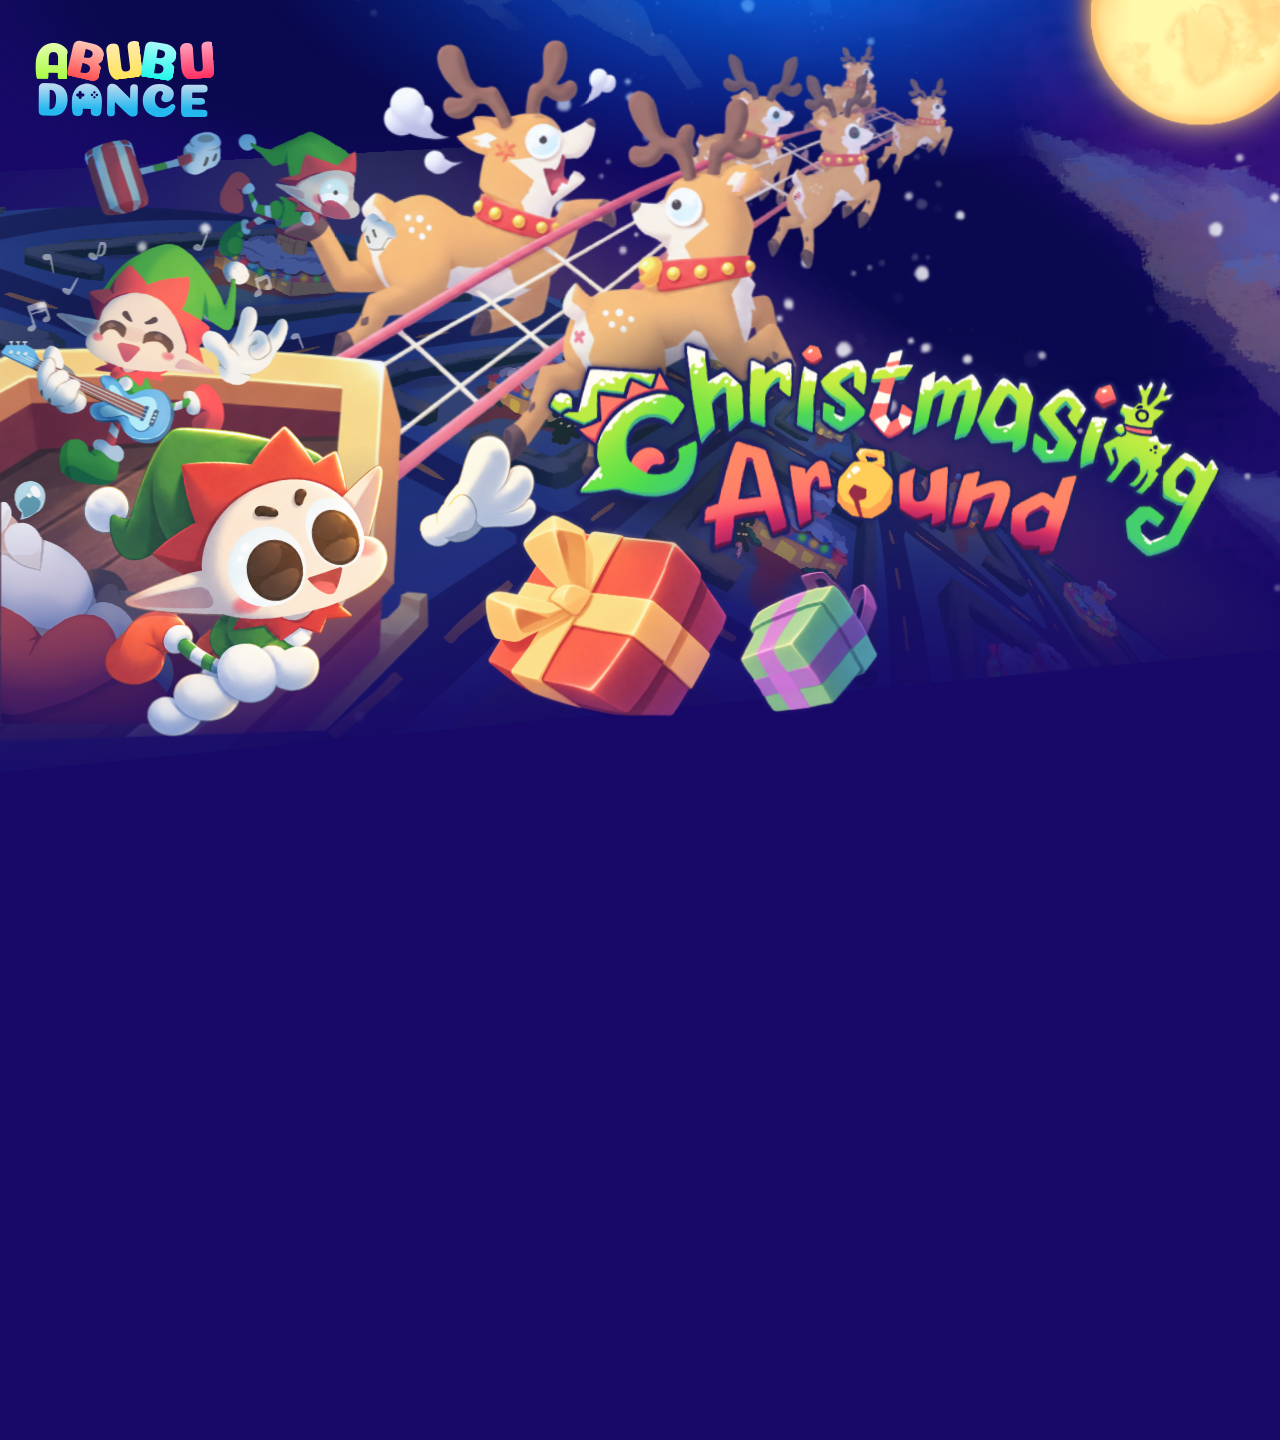
<file: index.html>
<!doctype html>
<html lang="en">
<head>
  <meta charset="utf-8">
  <meta name="viewport" content="width=device-width, initial-scale=1">
  <meta name="theme-color" content="#180968">
  <meta name="description" content="Christmas Around — a festive adventure from Abubu Dance.">
  <title>Christmas Around — Abubu Dance</title>
  <link rel="preload" href="assets/ca_logo.png" as="image">
  <link rel="preload" href="assets/sleigh2.png" as="image">
  <style>
    @font-face { font-family: Coiny; src: url("assets/Coiny.ttf") format("truetype"); font-display: swap; }
    :root { color-scheme: dark; background: #180968; }
    * { box-sizing: border-box; }
    html, body { margin: 0; min-height: 100%; }
    body { min-height: 100vh; overflow-x: hidden; background: #180968; }
    .page { min-height: 160vh; overflow: hidden; }
    .scene-shell { position: relative; width: 100%; overflow: hidden; background: #180968; opacity: 0; animation: reveal 1.15s ease-out forwards; }
    .artboard { position: absolute; top: 0; left: 50%; width: 1232px; height: 817px; overflow: hidden; background: #180968; transform-origin: top center; transform: translateX(-50%) scale(var(--scale, 1)); isolation: isolate; }
    .layer, .sprite { position: absolute; }
    .layer, .sprite { pointer-events: none; }
    .layer img, .sprite img { display: block; width: 100%; height: 100%; }
    .parallax { transform: translate3d(var(--move-x, 0px), var(--move-y, 0px), 0); will-change: transform; }
    .rotated { transform: rotate(var(--angle)); transform-origin: center; }
    .rotated.parallax { transform: translate3d(var(--move-x, 0px), var(--move-y, 0px), 0) rotate(var(--angle)); }
    .flight { position: absolute; inset: 0; pointer-events: none; transform: translate3d(var(--flight-x, 0px), var(--flight-y, 0px), 0); will-change: transform; }
    .cloud-high { left: 0; top: 0; width: 1232px; height: 576px; }
    .mobile-background { display: none; left: 0; top: -24px; width: 1232px; height: 842px; }
    .ellipse-72 { left: 321.98px; top: 49.995px; width: 1198px; height: 477px; --angle: 27.01deg; }
    .ellipse-73 { left: -320.015px; top: -164.495px; width: 1198px; height: 477px; --angle: 15.51deg; }
    .cloud-far { left: 0; top: 0; width: 1232px; height: 576px; }
    .planet { left: -103.15px; top: 149.54px; width: 1353px; height: 632px; --angle: -3.05deg; opacity: .79; }
    .snow-2, .snow-3 { left: -276px; top: 0; width: 1511px; height: 706px; }
    .snow-3 { opacity: .47; }
    .snow-detail { left: 515.88px; top: -64.1px; width: 367.895px; height: 171.951px; --angle: .59deg; opacity: .47; }
    .ellipse-71 { left: 150px; top: -334px; width: 1223px; height: 558px; }
    .moon-light { left: 1012px; top: -131px; width: 283px; height: 284px; }
    .moon { left: -588px; top: -160px; width: 1979px; height: 925px; }
    .sleigh { left: -30.474px; top: 35.951px; width: 1179.68px; height: 668.355px; --angle: -1.86deg; }
    .sleigh-shadow { left: -160.816px; top: 360.765px; width: 524px; height: 413.434px; --angle: 1.62deg; }
    .sleigh-detail { left: 763.72px; top: 192px; width: 8.598px; height: 10px; opacity: .93; }
    .sleigh-detail img { -webkit-mask: url("assets/sleigh3.svg") center / 100% 100% no-repeat; mask: url("assets/sleigh3.svg") center / 100% 100% no-repeat; }
    .santa { left: 1px; top: 267px; width: 937px; height: 438px; }
    .elf-hammer { left: -19px; top: 114px; width: 1392px; height: 651px; }
    .elf-guitar { left: -23px; top: 183px; width: 1119px; height: 523px; }
    .fade-slope { left: -48px; top: 404px; width: 1320px; height: 345px; transform: rotate(-5.34deg); background: linear-gradient(180deg, rgba(24,9,104,0) 0%, rgba(24,9,104,.34) 42%, rgba(24,9,104,.88) 78%, #180968 100%); }
    .fade-bottom { left: 0; top: 625px; width: 1235px; height: 192px; }
    .gift { left: 412px; top: 477px; width: 479px; height: 228px; transform: translate3d(var(--foreground-x, 0px), var(--foreground-y, 0px), 0); will-change: transform; }
    .gift img, .elf-front img { will-change: transform; }
    .gift-red img { clip-path: inset(0 38% 0 0); transform-origin: 31% 58%; animation: gift-float-red 4.8s ease-in-out -1.2s infinite; }
    .gift-green img { clip-path: inset(0 0 0 59%); transform-origin: 78% 58%; animation: gift-float-green 5.4s ease-in-out -3.3s infinite; }
    .elf-front { left: 16.177px; top: 368.239px; width: 703px; height: 329px; --angle: -6.41deg; transform: translate3d(var(--foreground-x, 0px), var(--foreground-y, 0px), 0) rotate(var(--angle)); will-change: transform; }
    .elf-front img { animation: elf-float 5.1s ease-in-out -.9s infinite; }
    .logo-shadow { left: 495.108px; top: 286.025px; width: 301.982px; height: 266.508px; --angle: 2.95deg; }
    .game-logo { left: 173.546px; top: 156.808px; width: 1015.096px; height: 474.803px; --angle: 2.95deg; }
    .logo-motion { position: absolute; inset: 0; pointer-events: none; transform: translate3d(var(--logo-x, 0px), var(--logo-y, 0px), 0); animation: logo-breathe 5s ease-in-out infinite; will-change: transform; }
    .studio-logo { position: absolute; left: 32px; top: 27px; width: 170px; height: 88px; z-index: 30; pointer-events: none; }
    .studio-logo__top { height: 53px; display: flex; align-items: flex-start; gap: 0; font: 54px/.9 Coiny, sans-serif; letter-spacing: -5px; white-space: nowrap; }
    .studio-logo__top span { display: block; -webkit-background-clip: text; background-clip: text; color: transparent; }
    .studio-logo__top span:nth-child(1) { transform: rotate(1deg); background-image: linear-gradient(#ffffdc, #a8fc42); }
    .studio-logo__top span:nth-child(2) { transform: rotate(13deg); background-image: linear-gradient(#fff4dc, #ff4f52); }
    .studio-logo__top span:nth-child(3) { transform: rotate(-7deg); background-image: linear-gradient(#ffeed2, #ffe356); }
    .studio-logo__top span:nth-child(4) { transform: rotate(9deg); background-image: linear-gradient(#e4f9ff, #1ef9ea); }
    .studio-logo__top span:nth-child(5) { transform: rotate(-4deg); background-image: linear-gradient(#ffcee3, #ff2e5f); }
    .studio-logo__dance { display: block; position: absolute; left: 5px; top: 53px; width: 162.786px; height: 33.255px; opacity: .9; }
    @keyframes reveal { from { opacity: 0; filter: brightness(.72); } to { opacity: 1; filter: brightness(1); } }
    @keyframes elf-float { 0%, 100% { transform: translate3d(0, 3px, 0) rotate(-.7deg); } 50% { transform: translate3d(4px, -12px, 0) rotate(.8deg); } }
    @keyframes gift-float-red { 0%, 100% { transform: translate3d(0, 3px, 0) rotate(-.8deg); } 50% { transform: translate3d(2px, -13px, 0) rotate(1.4deg); } }
    @keyframes gift-float-green { 0%, 100% { transform: translate3d(0, -2px, 0) rotate(.7deg); } 50% { transform: translate3d(-3px, -16px, 0) rotate(-1.3deg); } }
    @keyframes logo-breathe { 0%, 100% { transform: translate3d(var(--logo-x, 0px), var(--logo-y, 0px), 0) rotate(-.25deg); } 50% { transform: translate3d(var(--logo-x, 0px), calc(var(--logo-y, 0px) - 5px), 0) rotate(.35deg); } }
    @media (max-width: 600px) {
      .artboard { left: 0; height: 1060px; transform-origin: top left; transform: scale(var(--scale, 1)); }
      .artboard > .parallax:not(.mobile-background), .flight { display: none; }
      .mobile-background { display: block; }
      .fade-slope { left: -40px; top: 300px; width: 830px; height: 650px; transform: none; background: linear-gradient(180deg, rgba(24,9,104,0) 0%, rgba(24,9,104,.18) 26%, rgba(24,9,104,.7) 55%, #180968 82%); }
      .fade-bottom { display: none; }
      .game-logo { left: -295px; top: 400px; }
      .logo-shadow { left: 26.562px; top: 529.217px; }
      .elf-front { left: -65px; top: 660px; }
      .gift { left: 230px; top: 760px; }
    }
    @media (prefers-reduced-motion: reduce) {
      .scene-shell { opacity: 1; animation: none; }
      .logo-motion, .gift img, .elf-front img { animation: none; }
      .parallax { transform: none; }
      .rotated.parallax { transform: rotate(var(--angle)); }
      .flight { transform: none; }
      .gift { transform: none; }
      .elf-front { transform: rotate(var(--angle)); }
    }
  </style>
</head>
<body>
  <main class="page" aria-label="Christmas Around game landing page">
    <div class="scene-shell" id="scene-shell">
      <div class="artboard" id="artboard">
        <div class="layer mobile-background parallax" data-depth="5" aria-hidden="true"><img src="assets/ca_background_mobile.png" alt=""></div>
        <div class="layer cloud-high parallax" data-depth="9" aria-hidden="true"><img src="assets/cloud_high.png" alt=""></div>
        <div class="layer ellipse-72 rotated parallax" data-depth="9" aria-hidden="true"><img src="assets/ellipse72.svg" alt=""></div>
        <div class="layer ellipse-73 rotated parallax" data-depth="9" aria-hidden="true"><img src="assets/ellipse73.svg" alt=""></div>
        <div class="layer cloud-far parallax" data-depth="7" aria-hidden="true"><img src="assets/cloud_far.png" alt=""></div>
        <div class="layer planet rotated parallax" data-depth="6" aria-hidden="true"><img src="assets/planet.png" alt=""></div>
        <div class="layer snow-2 parallax" data-depth="3" aria-hidden="true"><img src="assets/snow2.png" alt=""></div>
        <div class="layer snow-3 parallax" data-depth="3" aria-hidden="true"><img src="assets/snow3.png" alt=""></div>
        <div class="layer snow-detail rotated parallax" data-depth="3" aria-hidden="true"><img src="assets/snow3.png" alt=""></div>
        <div class="layer ellipse-71 parallax" data-depth="4" aria-hidden="true"><img src="assets/ellipse71.svg" alt=""></div>
        <div class="layer moon-light parallax" data-depth="3" aria-hidden="true"><img src="assets/moon_light.svg" alt=""></div>
        <div class="layer moon parallax" data-depth="3" aria-hidden="true"><img src="assets/moon.png" alt=""></div>
        <div class="flight" id="flight" aria-hidden="true">
          <div class="layer sleigh-shadow rotated"><img src="assets/sleigh_shadow.svg" alt=""></div>
          <div class="layer sleigh rotated"><img src="assets/sleigh2.png" alt=""></div>
          <div class="layer sleigh-detail"><img src="assets/sleigh4.png" alt=""></div>
          <div class="layer santa"><img src="assets/santa.png" alt=""></div>
          <div class="layer elf-hammer"><img src="assets/elf_hammer.png" alt=""></div>
          <div class="layer elf-guitar"><img src="assets/elf_guitar.png" alt=""></div>
        </div>
        <div class="layer fade-slope" aria-hidden="true"></div>
        <div class="layer fade-bottom" aria-hidden="true"><img src="assets/rectangle370.svg" alt=""></div>
        <div class="sprite gift gift-red" aria-hidden="true"><img src="assets/ca_gift.png" alt=""></div>
        <div class="sprite gift gift-green" aria-hidden="true"><img src="assets/ca_gift.png" alt=""></div>
        <div class="sprite elf-front" aria-hidden="true"><img src="assets/ca_elf_gift.png" alt=""></div>
        <div class="logo-motion" id="logo-motion" aria-hidden="true">
          <div class="layer logo-shadow rotated"><img src="assets/logo_shadow.svg" alt=""></div>
          <div class="layer game-logo rotated"><img src="assets/ca_logo.png" alt=""></div>
        </div>
        <div class="studio-logo" role="img" aria-label="Abubu Dance">
          <div class="studio-logo__top" aria-hidden="true"><span>A</span><span>B</span><span>U</span><span>B</span><span>U</span></div>
          <img class="studio-logo__dance" src="assets/abubu_dance.svg" alt="">
        </div>
      </div>
    </div>
  </main>
  <script>
    (() => {
      const shell = document.getElementById('scene-shell');
      const board = document.getElementById('artboard');
      const logo = document.getElementById('logo-motion');
      const flight = document.getElementById('flight');
      const layers = [...board.querySelectorAll('[data-depth]')];
      const reduceMotion = matchMedia('(prefers-reduced-motion: reduce)');
      const position = { x: 0, y: 0, scroll: 0, targetX: 0, targetY: 0, targetScroll: 0 };
      const resize = () => {
        const width = document.documentElement.clientWidth;
        const mobile = window.innerWidth <= 600;
        const scale = width / (mobile ? 750 : 1232);
        board.style.setProperty('--scale', scale);
        shell.style.height = `${(mobile ? 1060 : 817) * scale}px`;
      };
      resize();
      addEventListener('resize', resize, { passive: true });
      addEventListener('pointermove', event => {
        if (reduceMotion.matches) return;
        position.targetX = Math.max(-1, Math.min(1, (event.clientX / window.innerWidth - .5) * 2));
        position.targetY = Math.max(-1, Math.min(1, (event.clientY / window.innerHeight - .5) * 2));
      }, { passive: true });
      addEventListener('pointerout', event => {
        if (!event.relatedTarget) { position.targetX = 0; position.targetY = 0; }
      });
      const onScroll = () => { position.targetScroll = Math.min(window.scrollY, 700); };
      addEventListener('scroll', onScroll, { passive: true });
      onScroll();
      function tick() {
        position.x += (position.targetX - position.x) * .065;
        position.y += (position.targetY - position.y) * .065;
        position.scroll += (position.targetScroll - position.scroll) * .075;
        if (!reduceMotion.matches) {
          for (const layer of layers) {
            const depth = Number(layer.dataset.depth);
            layer.style.setProperty('--move-x', `${(-position.x * depth).toFixed(2)}px`);
            layer.style.setProperty('--move-y', `${(-position.y * depth - position.scroll * depth / 60).toFixed(2)}px`);
          }
          flight.style.setProperty('--flight-x', `${(position.x * 5).toFixed(2)}px`);
          flight.style.setProperty('--flight-y', `${(position.y * 3 - position.scroll * .06).toFixed(2)}px`);
          board.style.setProperty('--foreground-x', `${(position.x * 3).toFixed(2)}px`);
          board.style.setProperty('--foreground-y', `${(position.y * 2 - position.scroll * .035).toFixed(2)}px`);
          logo.style.setProperty('--logo-x', `${(position.x * 3.5).toFixed(2)}px`);
          logo.style.setProperty('--logo-y', `${(position.y * 2.5 - position.scroll * .045).toFixed(2)}px`);
        }
        requestAnimationFrame(tick);
      }
      requestAnimationFrame(tick);
    })();
  </script>
</body>
</html>
</file>
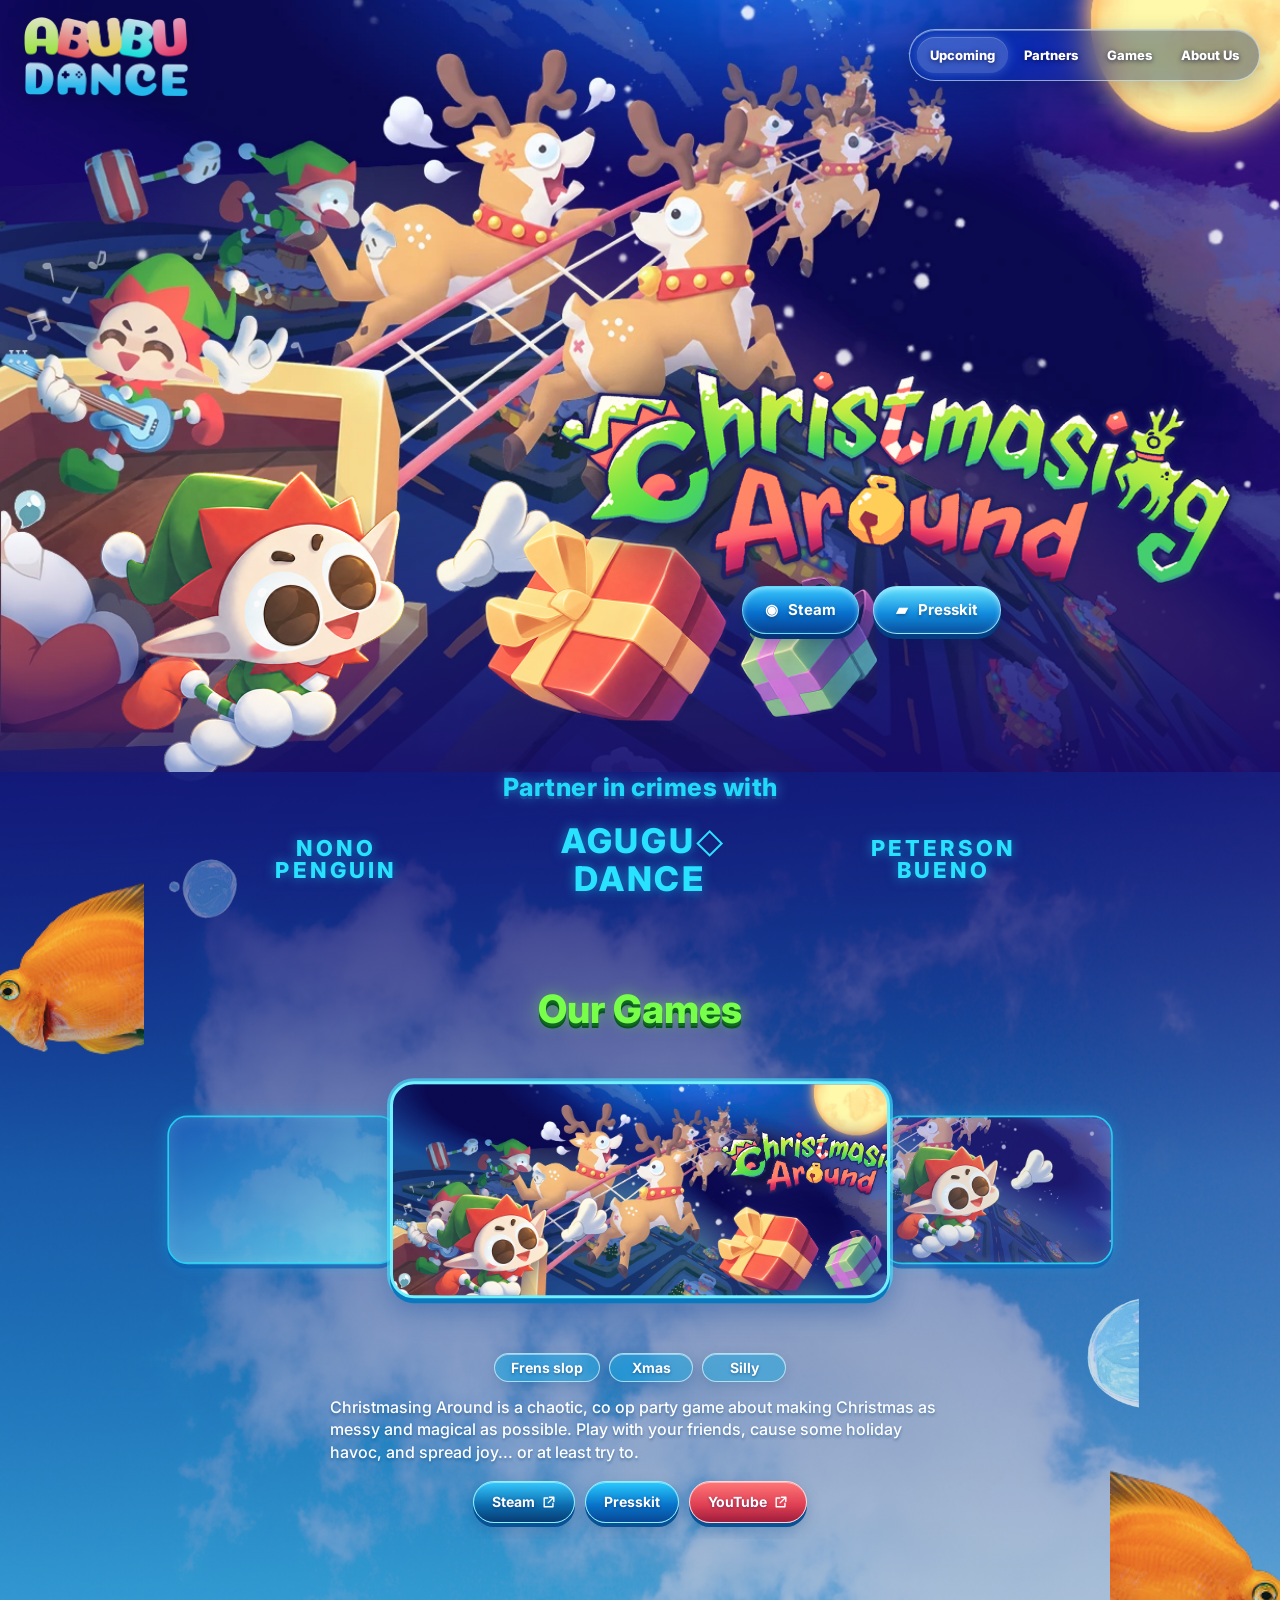
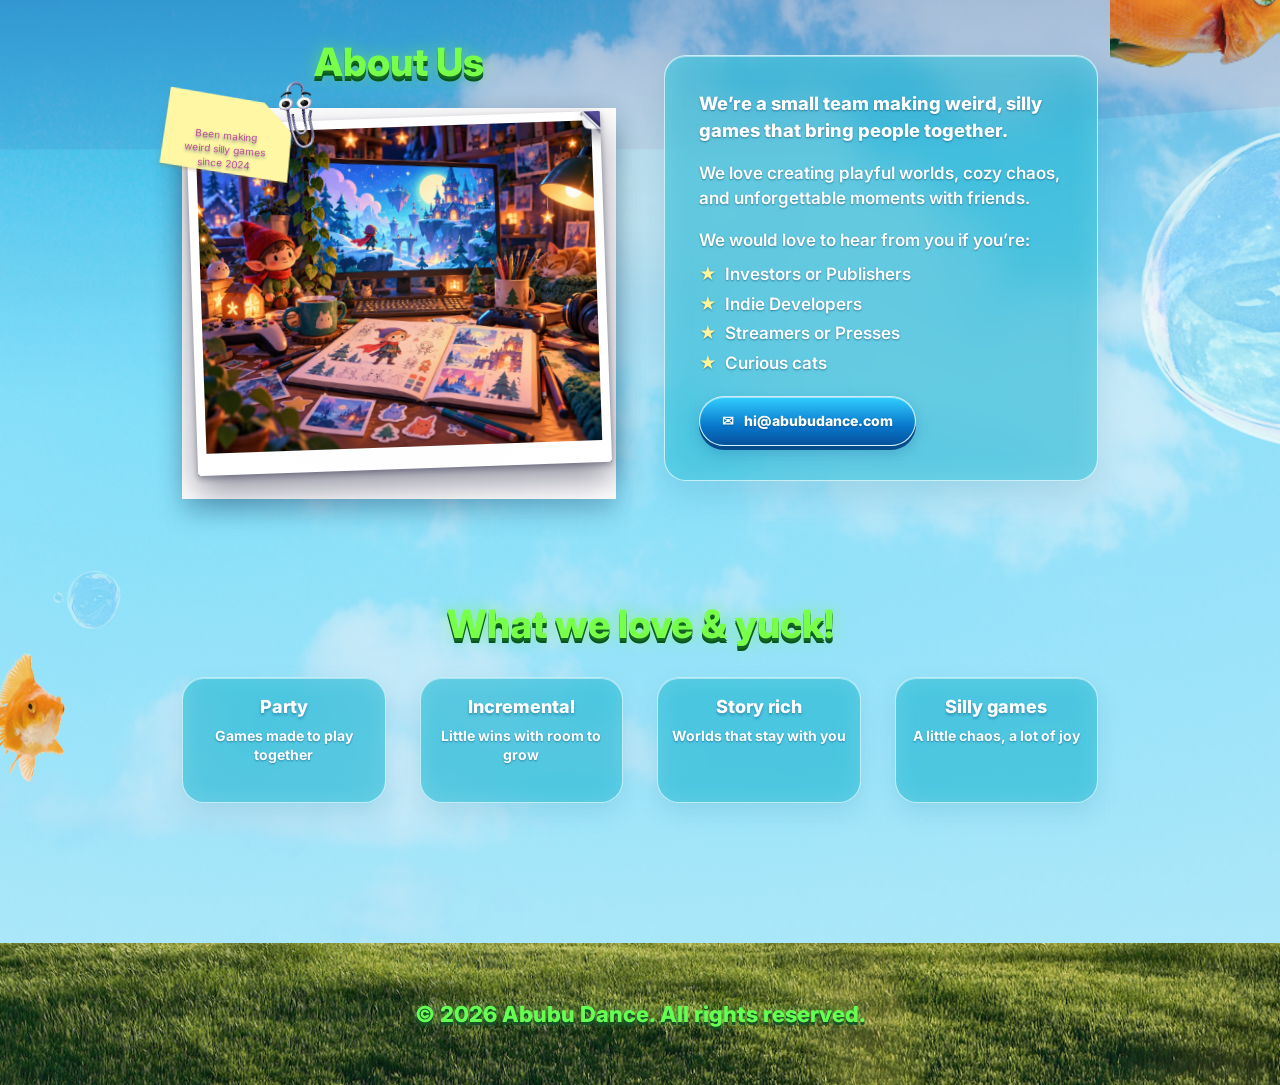
<file: abubu/index.html>
<!doctype html>
<html lang="en">
<head>
  <meta charset="utf-8">
  <meta name="viewport" content="width=device-width, initial-scale=1">
  <meta name="theme-color" content="#180968">
  <meta name="description" content="Christmas Around — a festive adventure from Abubu Dance.">
  <title>Christmas Around — Abubu Dance</title>
  <link rel="preconnect" href="https://fonts.googleapis.com">
  <link rel="preconnect" href="https://fonts.gstatic.com" crossorigin>
  <link href="https://fonts.googleapis.com/css2?family=Coda+Caption:wght@800&family=Inter:wght@400;500;600;700;800&display=swap" rel="stylesheet">
  <link rel="preload" href="assets/CABackground.webp" as="image">
  <link rel="preload" href="assets/CALogo.png" as="image">
  <link rel="stylesheet" href="styles.css?v=2ceb831">
</head>
<body>
  <header class="site-header" id="site-header">
    <a class="site-brand" href="#top" aria-label="Abubu Dance home"><img src="assets/AbubuDanceLogo.png" alt="Abubu Dance"></a>
    <button class="site-menu-toggle" type="button" aria-label="Open navigation" aria-controls="site-nav" aria-expanded="false"><span></span><span></span><span></span></button>
    <nav class="site-nav" id="site-nav" aria-label="Main navigation">
      <a href="#top">Upcoming</a>
      <a href="#partners">Partners</a>
      <a href="#games">Games</a>
      <a href="#about">About Us</a>
    </nav>
  </header>
  <main class="page" id="top" aria-label="Christmas Around game landing page">
    <div class="scene-shell" id="scene-shell">
      <div class="artboard" id="artboard">
        <img class="scene-background" src="assets/CABackground.webp" alt="">
        <div class="scene-fade" aria-hidden="true"></div>
        <img class="gift" src="assets/CAGift.png" alt="">
        <img class="elf-front" src="assets/CAElfGift.png" alt="">
        <img class="game-logo" src="assets/CALogo.png" alt="">
      </div>
      <div class="hero-actions" aria-label="Game links">
        <a class="hero-button hero-button--wishlist" href="https://store.steampowered.com/search/?term=Christmasing%20Around" target="_blank" rel="noopener noreferrer"><span aria-hidden="true">◉</span> Steam</a>
        <a class="hero-button hero-button--presskit" href="mailto:hi@abubudance.com?subject=Christmasing%20Around%20press%20kit"><span aria-hidden="true">▰</span> Presskit</a>
      </div>
    </div>

    <section class="showcase" aria-label="Abubu Dance games and studio">
      <div class="sky-decorations" aria-hidden="true">
        <img class="parallax-fish fish-one" data-parallax="0.08" src="assets/goldfish-large.png" alt="">
        <img class="parallax-fish fish-two" data-parallax="0.12" src="assets/goldfish-large.png" alt="">
        <img class="parallax-fish fish-three" data-parallax="0.07" src="assets/goldfish-small.png" alt="">
        <img class="parallax-bubble bubble-one" data-parallax="0.06" src="assets/bubble-small.png" alt="">
        <img class="parallax-bubble bubble-two" data-parallax="0.1" src="assets/bubble-large.png" alt="">
        <img class="parallax-bubble bubble-three" data-parallax="0.05" src="assets/bubble-small.png" alt="">
        <img class="parallax-bubble bubble-four" data-parallax="0.09" src="assets/bubble-large.png" alt="">
      </div>
      <section class="partners reveal-on-scroll" id="partners" aria-labelledby="partners-title">
        <h2 id="partners-title" class="eyebrow">Partner in crimes with</h2>
        <div class="partner-list">
          <div class="partner-logo partner-logo--penguin" role="img" aria-label="Nono Penguin"><span>NONO</span><span>PENGUIN</span></div>
          <div class="partner-logo partner-logo--agugu" role="img" aria-label="Agugu Dance"><span>AGUGU</span><span>DANCE</span></div>
          <div class="partner-logo partner-logo--peterson" role="img" aria-label="Peterson Bueno"><span>PETERSON</span><span>BUENO</span></div>
        </div>
      </section>

      <section class="games reveal-on-scroll" id="games" aria-labelledby="games-title">
        <h2 id="games-title" class="section-title">Our Games</h2>
        <div class="game-carousel" id="game-carousel" role="region" aria-label="Game poster carousel. Swipe or use the arrow keys to browse games" tabindex="0">
          <div class="carousel-track"></div>
          <span class="visually-hidden" id="carousel-status" aria-live="polite"></span>
        </div>
        <div class="game-details">
          <div class="game-tags"></div>
          <p class="game-description"></p>
          <div class="game-actions" aria-label="Game links"></div>
        </div>
      </section>

      <section class="about reveal-on-scroll" id="about" aria-labelledby="about-title">
        <div class="about-visual">
          <h2 id="about-title" class="section-title">About Us</h2>
          <div class="team-photo">
            <div class="peel-card" id="about-sticker" role="button" tabindex="0" aria-label="Peel any corner of the studio sticker to reveal the Abubu Dance picture" aria-pressed="false">
              <div class="peel-card__surface" aria-hidden="true">
                <div class="peel-card__reveal">
                  <img src="assets/about-reveal.jpg" alt="">
                  <span>Abubu Dance</span>
                </div>
              </div>
              <canvas class="peel-card__canvas" aria-hidden="true"></canvas>
            </div>
            <img class="team-photo__note" src="assets/sticky-note.png" alt="">
            <span class="team-photo__note-copy">Been making<br>weird silly games<br>since 2024</span>
            <img class="team-photo__clip" src="assets/paperclip.png" alt="">
          </div>
        </div>
        <div class="about-copy">
          <p>We’re a small team making weird, silly games that bring people together.</p>
          <p>We love creating playful worlds, cozy chaos, and unforgettable moments with friends.</p>
          <p>We would love to hear from you if you’re:</p>
          <ul>
            <li>Investors or Publishers</li>
            <li>Indie Developers</li>
            <li>Streamers or Presses</li>
            <li>Curious cats</li>
          </ul>
          <a class="contact-button" href="mailto:hi@abubudance.com"><span aria-hidden="true">✉</span> hi@abubudance.com</a>
        </div>
      </section>

      <section class="values reveal-on-scroll" id="values" aria-labelledby="values-title">
        <h2 id="values-title" class="section-title">What we love &amp; yuck!</h2>
        <div class="value-list">
          <article class="value-item"><h3>Party</h3><p>Games made to play together</p></article>
          <article class="value-item"><h3>Incremental</h3><p>Little wins with room to grow</p></article>
          <article class="value-item"><h3>Story rich</h3><p>Worlds that stay with you</p></article>
          <article class="value-item"><h3>Silly games</h3><p>A little chaos, a lot of joy</p></article>
        </div>
      </section>
    </section>
    <footer class="site-footer reveal-on-scroll" id="contact">
      <p>© 2026 Abubu Dance. All rights reserved.</p>
    </footer>
  </main>
  <canvas class="cursor-trail" id="cursor-trail" aria-hidden="true"></canvas>
  <img class="custom-cursor" id="custom-cursor" src="assets/cursor.png" alt="" aria-hidden="true">
  <script src="script.js?v=2ceb831" defer></script>
  <script src="sticker.js" defer></script>
  <script src="navigation.js" defer></script>

</body>
</html>
</file>
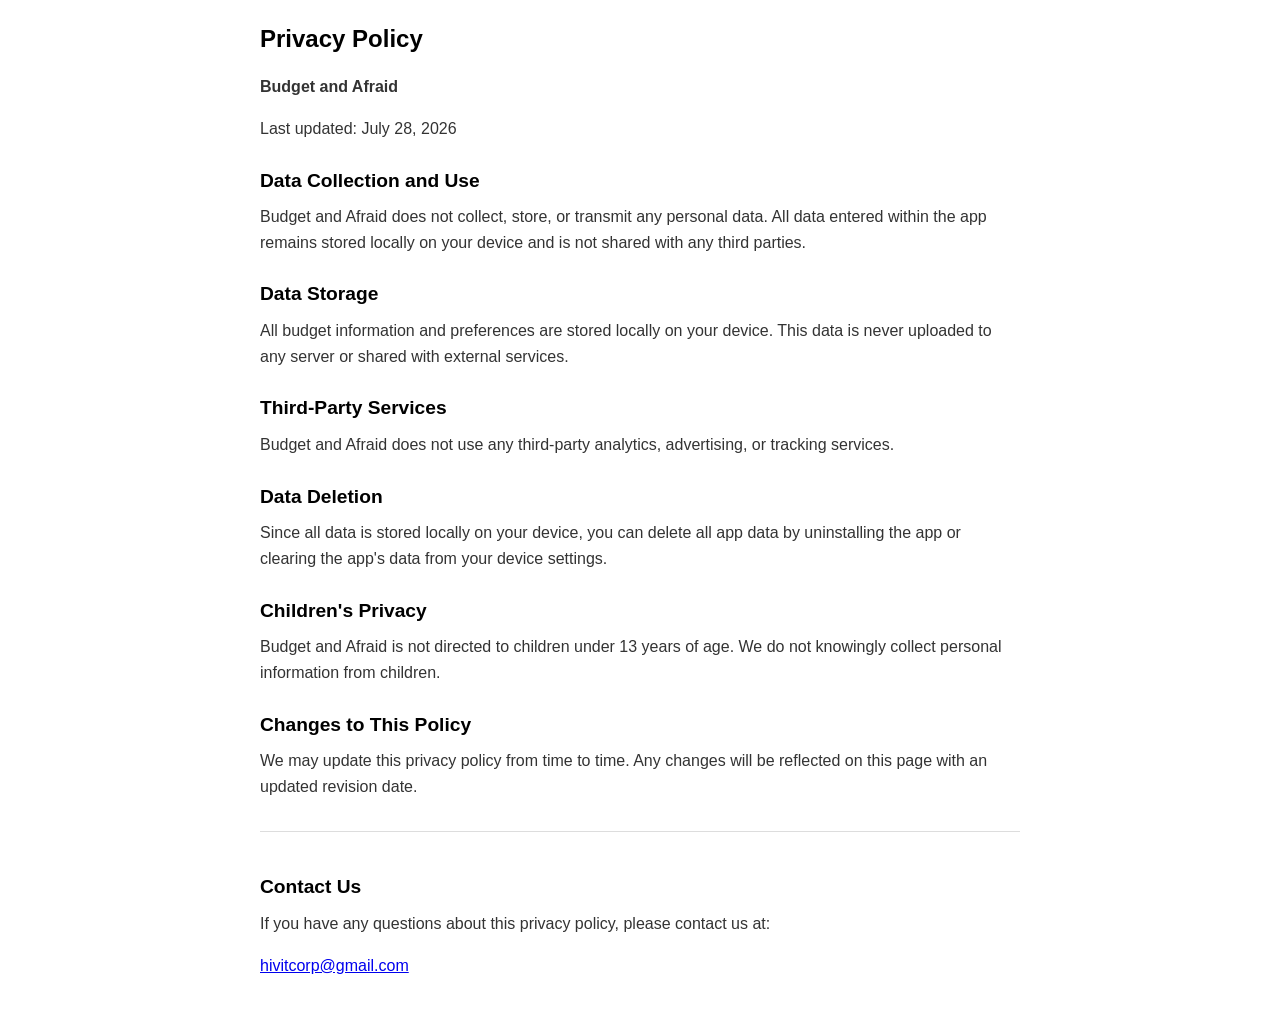
<file: budget_and_afraid/index.html>
<!DOCTYPE html>
<html lang="en">
<head>
    <meta charset="UTF-8">
    <meta name="viewport" content="width=device-width, initial-scale=1.0">
    <title>Privacy Policy - Budget and Afraid</title>
    <style>
        * {
            margin: 0;
            padding: 0;
            box-sizing: border-box;
        }
        body {
            font-family: -apple-system, BlinkMacSystemFont, 'Segoe UI', Roboto, sans-serif;
            line-height: 1.6;
            padding: 20px;
            max-width: 800px;
            margin: 0 auto;
            color: #333;
        }
        h1 {
            font-size: 1.5rem;
            margin-bottom: 1rem;
            color: #000;
        }
        h2 {
            font-size: 1.2rem;
            margin-top: 1.5rem;
            margin-bottom: 0.5rem;
            color: #000;
        }
        p {
            margin-bottom: 1rem;
        }
        ul {
            margin-left: 1.5rem;
            margin-bottom: 1rem;
        }
        li {
            margin-bottom: 0.5rem;
        }
        .contact {
            margin-top: 2rem;
            padding-top: 1rem;
            border-top: 1px solid #ddd;
        }
    </style>
</head>
<body>
    <h1>Privacy Policy</h1>
    <p><strong>Budget and Afraid</strong></p>
    <p>Last updated: July 28, 2026</p>

    <h2>Data Collection and Use</h2>
    <p>Budget and Afraid does not collect, store, or transmit any personal data. All data entered within the app remains stored locally on your device and is not shared with any third parties.</p>

    <h2>Data Storage</h2>
    <p>All budget information and preferences are stored locally on your device. This data is never uploaded to any server or shared with external services.</p>

    <h2>Third-Party Services</h2>
    <p>Budget and Afraid does not use any third-party analytics, advertising, or tracking services.</p>

    <h2>Data Deletion</h2>
    <p>Since all data is stored locally on your device, you can delete all app data by uninstalling the app or clearing the app's data from your device settings.</p>

    <h2>Children's Privacy</h2>
    <p>Budget and Afraid is not directed to children under 13 years of age. We do not knowingly collect personal information from children.</p>

    <h2>Changes to This Policy</h2>
    <p>We may update this privacy policy from time to time. Any changes will be reflected on this page with an updated revision date.</p>

    <div class="contact">
        <h2>Contact Us</h2>
        <p>If you have any questions about this privacy policy, please contact us at:</p>
        <p><a href="mailto:hivitcorp@gmail.com">hivitcorp@gmail.com</a></p>
    </div>
</body>
</html>
</file>
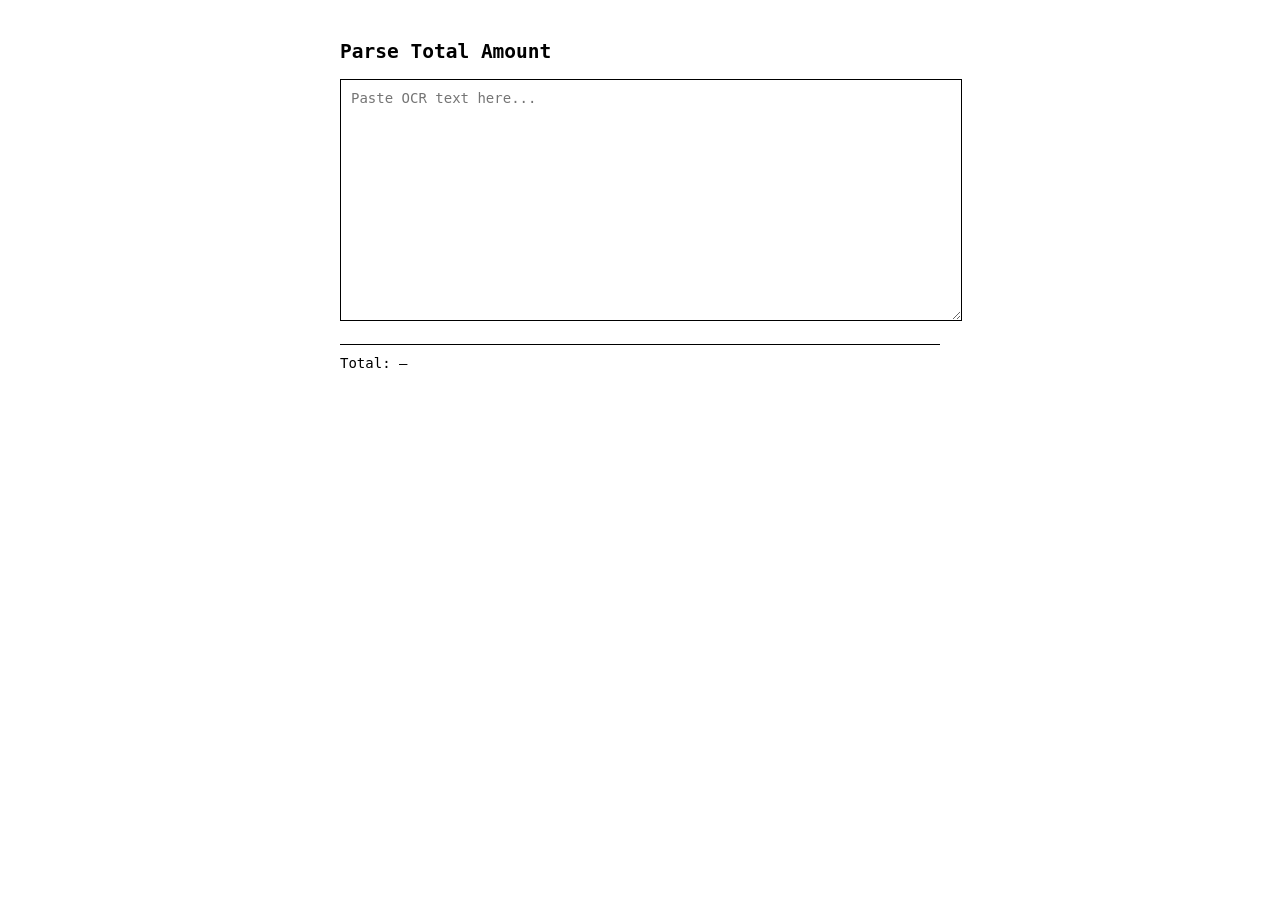
<file: receipt_parser/index.html>
<!DOCTYPE html>
<html lang="vi">
<head>
<meta charset="UTF-8">
<title>Parse Total Amount</title>
<style>
  body{background:#fff;color:#000;font-family:monospace;max-width:600px;margin:40px auto;padding:0 20px}
  textarea{width:100%;height:220px;background:#fff;color:#000;border:1px solid #000;padding:10px;font-family:monospace;font-size:14px}
  button{margin-top:10px;background:#000;color:#fff;border:none;padding:10px 20px;cursor:pointer;font-family:monospace}
  button:hover{background:#333}
  #result{margin-top:20px;font-size:14px;border-top:1px solid #000;padding-top:10px;white-space:pre-wrap}
</style>
</head>
<body>
  <h2>Parse Total Amount</h2>
  <textarea id="input" placeholder="Paste OCR text here..." onkeyup="run()" onchange="run()"></textarea>
  <br>
  <div id="result">Total: —</div>

<script>
class ReceiptParser {
  constructor(text) {
    this.rawText = text;
    this.noDiacritics = this.removeDiacritics(text); // public var, không dấu version
  }

  removeDiacritics(inputString) {
    return inputString.normalize('NFD').replace(/[\u0300-\u036f]/g, '').replace(/đ/g, 'd').replace(/Đ/g, 'D');
  }

  static TAG = { FOOD:'food', BEVERAGE:'beverage', FRIED_CHICKEN:'fried_chicken', PIZZA:'pizza', TEA:'tea', COFFEE:'coffee', FAST_FOOD:'fast_food', CONVENIENCE_STORE:'convenience_store', BUBBLE_TEA:'bubble_tea', VIETNAMESE_FOOD:'vietnamese_food', SUPERMARKET:'supermarket', ELECTRONICS:'electronics' };

  static MERCHANTS = {
    'KFC': { tags: [ReceiptParser.TAG.FRIED_CHICKEN, ReceiptParser.TAG.FAST_FOOD, ReceiptParser.TAG.FOOD] },
    'Mixue': { tags: [ReceiptParser.TAG.TEA, ReceiptParser.TAG.BUBBLE_TEA, ReceiptParser.TAG.BEVERAGE] },
    'Mr Good Tea': { tags: [ReceiptParser.TAG.TEA, ReceiptParser.TAG.BUBBLE_TEA, ReceiptParser.TAG.BEVERAGE] },
    'Highlands Coffee': { tags: [ReceiptParser.TAG.COFFEE, ReceiptParser.TAG.BEVERAGE] },
    'The Coffee House': { tags: [ReceiptParser.TAG.COFFEE, ReceiptParser.TAG.BEVERAGE] },
    'Phuc Long': { tags: [ReceiptParser.TAG.TEA, ReceiptParser.TAG.COFFEE, ReceiptParser.TAG.BEVERAGE] },
    'Circle K': { tags: [ReceiptParser.TAG.CONVENIENCE_STORE] },
    'Lotteria': { tags: [ReceiptParser.TAG.FRIED_CHICKEN, ReceiptParser.TAG.FAST_FOOD, ReceiptParser.TAG.FOOD] },
    'Jollibee': { tags: [ReceiptParser.TAG.FRIED_CHICKEN, ReceiptParser.TAG.FAST_FOOD, ReceiptParser.TAG.FOOD] },
    'Pizza Hut': { tags: [ReceiptParser.TAG.PIZZA, ReceiptParser.TAG.FOOD] },
    'Domino\'s': { tags: [ReceiptParser.TAG.PIZZA, ReceiptParser.TAG.FOOD] },
    'Starbucks': { tags: [ReceiptParser.TAG.COFFEE, ReceiptParser.TAG.BEVERAGE] },
    'Gong Cha': { tags: [ReceiptParser.TAG.BUBBLE_TEA, ReceiptParser.TAG.BEVERAGE] },
    'Bubble Cup': { tags: [ReceiptParser.TAG.BUBBLE_TEA, ReceiptParser.TAG.BEVERAGE] },
    'ToCoToco': { tags: [ReceiptParser.TAG.BUBBLE_TEA, ReceiptParser.TAG.TEA, ReceiptParser.TAG.BEVERAGE] },
    'Cheese Coffee': { tags: [ReceiptParser.TAG.COFFEE, ReceiptParser.TAG.BEVERAGE] },
    'Cong Caphe': { tags: [ReceiptParser.TAG.COFFEE, ReceiptParser.TAG.BEVERAGE] },
    'Pho 24': { tags: [ReceiptParser.TAG.VIETNAMESE_FOOD, ReceiptParser.TAG.FOOD] },
    'Katinat': { tags: [ReceiptParser.TAG.COFFEE, ReceiptParser.TAG.BEVERAGE] },
    'Guta Cafe': { tags: [ReceiptParser.TAG.COFFEE, ReceiptParser.TAG.BEVERAGE] },
    'Trung Nguyen': { tags: [ReceiptParser.TAG.COFFEE, ReceiptParser.TAG.BEVERAGE] },
    'Passio Coffee': { tags: [ReceiptParser.TAG.COFFEE, ReceiptParser.TAG.BEVERAGE] },
    'Bach Hoa Xanh': { tags: [ReceiptParser.TAG.SUPERMARKET] },
    'Vinmart': { tags: [ReceiptParser.TAG.SUPERMARKET] },
    'GS25': { tags: [ReceiptParser.TAG.CONVENIENCE_STORE] },
    'Family Mart': { tags: [ReceiptParser.TAG.CONVENIENCE_STORE] },
    'Winmart': { tags: [ReceiptParser.TAG.SUPERMARKET] },
    'Aeon': { tags: [ReceiptParser.TAG.SUPERMARKET] },
    'Co.opmart': { tags: [ReceiptParser.TAG.SUPERMARKET] },
    'Bun Cha Ha Noi': { tags: [ReceiptParser.TAG.VIETNAMESE_FOOD, ReceiptParser.TAG.FOOD] },
    'Pho Thin': { tags: [ReceiptParser.TAG.VIETNAMESE_FOOD, ReceiptParser.TAG.FOOD] },
    'FPT Shop': { tags: [ReceiptParser.TAG.ELECTRONICS] },
    'The Gioi Di Dong': { tags: [ReceiptParser.TAG.ELECTRONICS] },
    'Cafe Amazon': { tags: [ReceiptParser.TAG.COFFEE, ReceiptParser.TAG.BEVERAGE] },
    'Milano Coffee': { tags: [ReceiptParser.TAG.COFFEE, ReceiptParser.TAG.BEVERAGE] },
    'Napoli Coffee': { tags: [ReceiptParser.TAG.COFFEE, ReceiptParser.TAG.BEVERAGE] },
    'Chuk Chuk': { tags: [ReceiptParser.TAG.BUBBLE_TEA, ReceiptParser.TAG.BEVERAGE] },
    'Bobapop': { tags: [ReceiptParser.TAG.BUBBLE_TEA, ReceiptParser.TAG.BEVERAGE] },
  };

  _findMerchant() {
    const normalizedText = this.noDiacritics.toLowerCase();
    for (const merchantName in ReceiptParser.MERCHANTS) {
      const pattern = this.removeDiacritics(merchantName).toLowerCase().replace(/\s+/g, '\\s*');
      if (new RegExp(pattern, 'i').test(normalizedText)) return merchantName;
    }
    return null;
  }

  parse_merchant_simple() {
    return this._findMerchant();
  }

  parse_tags_simple() {
    const merchantName = this._findMerchant();
    return merchantName ? ReceiptParser.MERCHANTS[merchantName].tags : null;
  }

  _toInt(numberString) {
    const cleanedNumber = (numberString || '').replace(/[^\d]/g, '');
    return cleanedNumber.length ? parseInt(cleanedNumber, 10) : null;
  }

  // Matches: "tong tien 200,000 vnđ" — keyword and amount on same line/segment
  parse_total_amount_simple() {
    const normalizedText = this.noDiacritics.replace(/\s+/g, ' ');
    const keywordPattern = '(?:tong\\s*(?:cong|tien)|thanh\\s*toan|thanh\\s*tien)';
    const regex = new RegExp(keywordPattern + '\\s*:?\\s*([\\d.,]+)\\s*(?:vnd|d)?\\b', 'gi');
    let match, lastMatch = null;
    while ((match = regex.exec(normalizedText)) !== null) lastMatch = match;
    return lastMatch ? this._toInt(lastMatch[1]) : null;
  }

  parse_total_amount_loose() {
    const normalizedText = this.noDiacritics;
    const keywordPattern = '(?:tong\\s*(?:cong|tien)|thanh\\s*toan|thanh\\s*tien)';
    const regex = new RegExp(keywordPattern + '[\\s\\S]{0,150}?([\\d][\\d.,]*)\\s*(?:vnd|d)\\b', 'gi');
    let match, lastMatch = null;
    while ((match = regex.exec(normalizedText)) !== null) lastMatch = match;
    return lastMatch ? this._toInt(lastMatch[1]) : null;
  }

  static SCHEMA = {
    merchant: { name: 'Merchant', parsers: ['parse_merchant_simple'], formatter: 'format_merchant' },
    tags: { name: 'Tags', parsers: ['parse_tags_simple'], formatter: 'format_tags' },
    total_amount: { name: 'Total Amount', parsers: ['parse_total_amount_simple', 'parse_total_amount_loose'], formatter: 'format_total_amount' },
  };

  format_merchant(value) { return value; }
  format_tags(value) { return value; }
  format_total_amount(value) { return value; }

  parse() {
    const result = {};
    for (const [fieldKey, fieldConfig] of Object.entries(ReceiptParser.SCHEMA)) {
      let parsedValue = null;
      for (const parserName of fieldConfig.parsers) {
        parsedValue = this[parserName]();
        if (parsedValue !== null) break;
      }
      result[fieldKey] = fieldConfig.formatter ? this[fieldConfig.formatter](parsedValue) : parsedValue;
    }
    return JSON.stringify(result);
  }
}

function run() {
  const text = document.getElementById('input').value;
  const parser = new ReceiptParser(text);
  document.getElementById('result').textContent = JSON.stringify(JSON.parse(parser.parse()), null, 2);
}
</script>
</body>
</html>
</file>
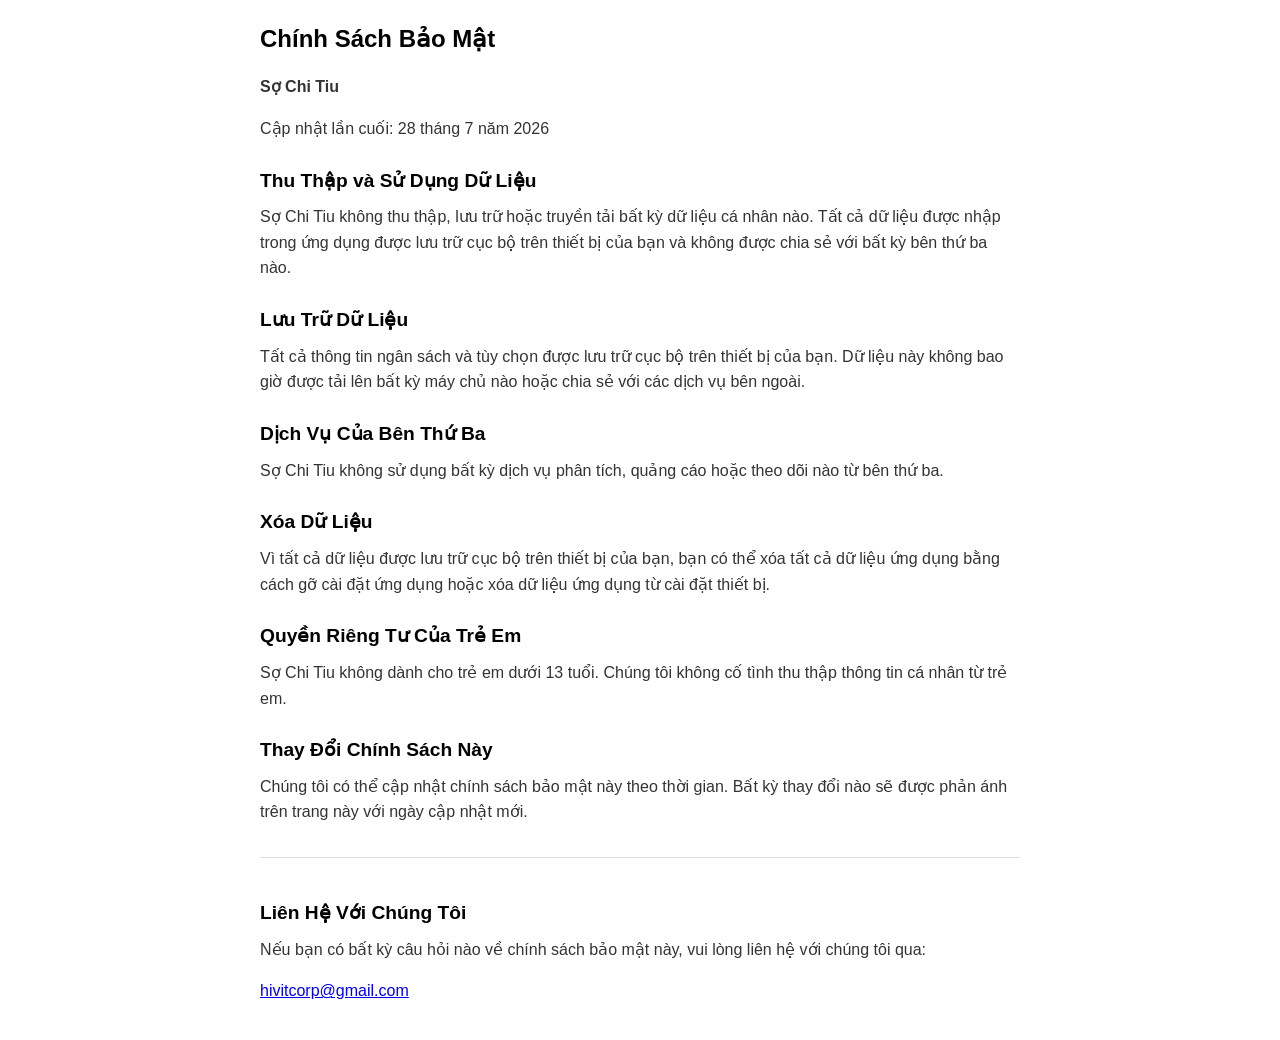
<file: budget_and_afraid/index_vn.html>
<!DOCTYPE html>
<html lang="vi">
<head>
    <meta charset="UTF-8">
    <meta name="viewport" content="width=device-width, initial-scale=1.0">
    <title>Chính Sách Bảo Mật - Sợ Chi Tiu</title>
    <style>
        * {
            margin: 0;
            padding: 0;
            box-sizing: border-box;
        }
        body {
            font-family: -apple-system, BlinkMacSystemFont, 'Segoe UI', Roboto, sans-serif;
            line-height: 1.6;
            padding: 20px;
            max-width: 800px;
            margin: 0 auto;
            color: #333;
        }
        h1 {
            font-size: 1.5rem;
            margin-bottom: 1rem;
            color: #000;
        }
        h2 {
            font-size: 1.2rem;
            margin-top: 1.5rem;
            margin-bottom: 0.5rem;
            color: #000;
        }
        p {
            margin-bottom: 1rem;
        }
        ul {
            margin-left: 1.5rem;
            margin-bottom: 1rem;
        }
        li {
            margin-bottom: 0.5rem;
        }
        .contact {
            margin-top: 2rem;
            padding-top: 1rem;
            border-top: 1px solid #ddd;
        }
    </style>
</head>
<body>
    <h1>Chính Sách Bảo Mật</h1>
    <p><strong>Sợ Chi Tiu</strong></p>
    <p>Cập nhật lần cuối: 28 tháng 7 năm 2026</p>

    <h2>Thu Thập và Sử Dụng Dữ Liệu</h2>
    <p>Sợ Chi Tiu không thu thập, lưu trữ hoặc truyền tải bất kỳ dữ liệu cá nhân nào. Tất cả dữ liệu được nhập trong ứng dụng được lưu trữ cục bộ trên thiết bị của bạn và không được chia sẻ với bất kỳ bên thứ ba nào.</p>

    <h2>Lưu Trữ Dữ Liệu</h2>
    <p>Tất cả thông tin ngân sách và tùy chọn được lưu trữ cục bộ trên thiết bị của bạn. Dữ liệu này không bao giờ được tải lên bất kỳ máy chủ nào hoặc chia sẻ với các dịch vụ bên ngoài.</p>

    <h2>Dịch Vụ Của Bên Thứ Ba</h2>
    <p>Sợ Chi Tiu không sử dụng bất kỳ dịch vụ phân tích, quảng cáo hoặc theo dõi nào từ bên thứ ba.</p>

    <h2>Xóa Dữ Liệu</h2>
    <p>Vì tất cả dữ liệu được lưu trữ cục bộ trên thiết bị của bạn, bạn có thể xóa tất cả dữ liệu ứng dụng bằng cách gỡ cài đặt ứng dụng hoặc xóa dữ liệu ứng dụng từ cài đặt thiết bị.</p>

    <h2>Quyền Riêng Tư Của Trẻ Em</h2>
    <p>Sợ Chi Tiu không dành cho trẻ em dưới 13 tuổi. Chúng tôi không cố tình thu thập thông tin cá nhân từ trẻ em.</p>

    <h2>Thay Đổi Chính Sách Này</h2>
    <p>Chúng tôi có thể cập nhật chính sách bảo mật này theo thời gian. Bất kỳ thay đổi nào sẽ được phản ánh trên trang này với ngày cập nhật mới.</p>

    <div class="contact">
        <h2>Liên Hệ Với Chúng Tôi</h2>
        <p>Nếu bạn có bất kỳ câu hỏi nào về chính sách bảo mật này, vui lòng liên hệ với chúng tôi qua:</p>
        <p><a href="mailto:hivitcorp@gmail.com">hivitcorp@gmail.com</a></p>
    </div>
</body>
</html>
</file>
<file: abubu/styles.css>
:root {
  color-scheme: dark;
  background: #180968;
  --section-divider: linear-gradient(90deg, transparent, rgba(135, 177, 255, .18) 16%, rgba(156, 207, 255, .7) 50%, rgba(135, 177, 255, .18) 84%, transparent);
}

* {
  box-sizing: border-box;
}

html,
body {
  margin: 0;
  min-height: 100%;
}

html {
  scroll-behavior: smooth;
}

body {
  min-height: 100vh;
  overflow-x: hidden;
  background: #180968;
  font-family: "Trebuchet MS", system-ui, sans-serif;
  cursor: url("assets/cursor.png") 4 3, auto;
}

body.cursor-ready {
  cursor: none;
}

::selection {
  background: #a6ff57;
  color: #102b16;
}

.site-header {
  position: fixed;
  top: 16px;
  left: 50%;
  z-index: 40;
  display: flex;
  align-items: center;
  justify-content: space-between;
  width: min(calc(100% - 32px), 1240px);
  transform: translate(-50%, 0);
  opacity: 1;
  transition: transform .58s cubic-bezier(.22, 1, .36, 1), opacity .32s ease;
}

.site-header.is-hidden {
  transform: translate(-50%, calc(-100% - 32px));
  opacity: 0;
  pointer-events: none;
}

.site-brand {
  display: block;
  width: clamp(114px, 13vw, 170px);
  flex: none;
  filter: drop-shadow(0 3px 10px rgba(10, 8, 63, .65));
}

.site-brand img {
  display: block;
  width: 100%;
  height: auto;
}

.site-brand:focus-visible,
.site-nav a:focus-visible,
.site-menu-toggle:focus-visible {
  outline: 3px solid #ffdf7e;
  outline-offset: 4px;
}

.site-nav {
  display: flex;
  align-items: center;
  gap: 3px;
  padding: 7px;
  border: 1px solid rgba(217, 230, 255, .42);
  border-radius: 999px;
  background: rgba(21, 19, 104, .42);
  box-shadow: 0 9px 27px rgba(9, 7, 64, .28), inset 0 1px 0 rgba(255, 255, 255, .34);
  backdrop-filter: blur(18px) saturate(160%);
  -webkit-backdrop-filter: blur(18px) saturate(160%);
}

.site-nav a {
  padding: 10px 13px;
  border-radius: 999px;
  color: #fff;
  font-size: 13px;
  font-weight: 800;
  text-decoration: none;
  text-shadow: 0 1px 5px rgba(7, 5, 52, .75);
  white-space: nowrap;
  transition: background .2s ease, color .2s ease;
}

.site-nav a:hover,
.site-nav a:focus-visible,
.site-nav a[aria-current="location"] {
  background: rgba(211, 234, 255, .24);
}

.site-nav a[aria-current="location"] {
  box-shadow: inset 0 1px 0 rgba(255, 255, 255, .2), 0 0 12px rgba(165, 210, 255, .3);
}

.site-menu-toggle {
  display: none;
}

#partners,
#games,
#about,
#values,
#contact {
  scroll-margin-top: 105px;
}

.page {
  min-height: 160vh;
  overflow: hidden;
}

main.page {
  width: min(100%, 1280px);
  margin-inline: auto;
}

.scene-shell {
  position: relative;
  width: 100%;
  overflow: visible;
  background: #180968;
  opacity: 0;
  animation: reveal 1.15s ease-out forwards;
  z-index: 0;
}

.artboard {
  position: absolute;
  top: 0;
  left: 50%;
  width: 1232px;
  height: 818px;
  overflow: hidden;
  background: transparent;
  transform: translateX(-50%) scale(var(--scale, 1));
  transform-origin: top center;
  isolation: isolate;
}

.artboard img {
  position: absolute;
  display: block;
  height: auto;
}

.scene-background {
  inset: 0;
  width: 1232px;
  height: 818px !important;
  z-index: 0;
}

.scene-fade {
  position: absolute;
  top: 469px;
  left: -10%;
  width: 120%;
  height: var(--fade-height, 100vh);
  background: linear-gradient(180deg, rgba(24, 9, 104, 0) 0%, #180968 var(--fade-stop, 25%), #180968 100%);
  transform: rotate(356deg);
  z-index: 1;
}

.game-logo {
  left: 173px;
  top: 150px;
  width: 1039px;
  z-index: 4;
  transform: translate3d(var(--logo-x, 0px), var(--logo-y, 0px), 0);
}

.elf-front {
  left: 16px;
  top: 368px;
  width: 736px;
  z-index: 2;
  animation: elf-float 5.1s ease-in-out -.9s infinite;
}

.gift {
  left: 412px;
  top: 477px;
  width: 479px;
  z-index: 3;
  animation: gift-float 5s ease-in-out -1.2s infinite;
}

.hero-actions {
  position: absolute;
  left: 58%;
  top: 69%;
  z-index: 6;
  display: flex;
  gap: 14px;
}

.hero-button,
.contact-button {
  display: inline-flex;
  align-items: center;
  justify-content: center;
  gap: 10px;
  min-height: 48px;
  padding: 0 22px;
  border: 1px solid rgba(151, 235, 255, .86);
  border-radius: 999px;
  color: #fff;
  background: linear-gradient(180deg, #13337f, #07134d);
  box-shadow: 0 0 18px rgba(47, 160, 255, .42), inset 0 0 10px rgba(98, 224, 255, .25);
  font-family: inherit;
  font-size: 15px;
  font-weight: 700;
  line-height: 1.1;
  white-space: nowrap;
  cursor: inherit;
}

.hero-button--presskit,
.contact-button {
  color: #102453;
  background: linear-gradient(180deg, #fff, #c9faff);
}

.showcase {
  position: relative;
  z-index: 1;
  width: min(100%, 1040px);
  margin: clamp(-78px, -6.5vw, -28px) auto 0;
  padding: 0 clamp(24px, 5vw, 62px) 88px;
  color: #f7f5ff;
}

.js-motion .reveal-on-scroll {
  opacity: 0;
  transform: translateY(22px);
  transition: opacity .75s cubic-bezier(.22, 1, .36, 1), transform .85s cubic-bezier(.22, 1, .36, 1);
}

.js-motion .reveal-on-scroll.is-visible {
  opacity: 1;
  transform: translateY(0);
}

.showcase > section + section {
  position: relative;
  padding-top: 42px;
}

.showcase > section + section::before,
.site-footer::before {
  position: absolute;
  top: 0;
  right: 0;
  left: 0;
  height: 2px;
  background: var(--section-divider);
  content: "";
}

.site-footer {
  position: relative;
  display: flex;
  align-items: center;
  justify-content: space-between;
  gap: 24px;
  width: min(100%, 1040px);
  margin: 0 auto;
  padding: 28px clamp(24px, 5vw, 62px) 50px;
  color: #c9c8ef;
  font-size: 14px;
  font-weight: 600;
}

.site-footer p {
  margin: 0;
}

.site-footer .contact-button {
  flex: none;
}

.partners {
  text-align: center;
}

.eyebrow {
  margin: 0 0 16px;
  color: #aab6ff;
  font-size: 15px;
  font-weight: 800;
  letter-spacing: .2em;
  text-transform: uppercase;
}

.partner-list {
  display: grid;
  grid-template-columns: repeat(4, minmax(0, 1fr));
  align-items: center;
  gap: 18px;
  max-width: 780px;
  margin: 0 auto;
}

.partner-logo {
  display: flex;
  align-items: center;
  justify-content: center;
  gap: 10px;
  min-height: 58px;
  color: var(--partner-accent, #bfcfff);
  font-size: clamp(13px, 1.5vw, 18px);
  font-weight: 800;
  letter-spacing: .02em;
  text-shadow: 0 0 12px rgba(165, 193, 255, .34);
}

.partner-logo svg {
  width: 46px;
  height: 46px;
  flex: none;
  filter: drop-shadow(0 0 7px rgba(165, 193, 255, .38));
}

.games {
  margin-top: 64px;
  text-align: center;
}

.section-title {
  margin: 0 0 22px;
  color: #fff;
  font-size: clamp(28px, 4vw, 40px);
  font-weight: 900;
  letter-spacing: .01em;
  line-height: 1.05;
  text-shadow: 0 2px 0 #9c75ed;
}

.title-spark {
  display: inline-block;
  margin: 0 12px;
  color: #71f8ff;
  font-size: .76em;
  text-shadow: 0 0 12px #71f8ff;
}

.title-spark--gold {
  color: #ffd858;
  text-shadow: 0 0 12px #ff9f2f;
}

.game-carousel {
  position: relative;
  height: clamp(190px, 23vw, 230px);
  margin: 0 auto 8px;
  touch-action: pan-y;
  user-select: none;
  -webkit-user-select: none;
}

.game-carousel:focus {
  outline: none;
}

.game-carousel:focus-visible .game-slide.is-center {
  box-shadow: 0 0 0 5px rgba(139, 218, 255, .65), 0 0 32px rgba(95, 164, 255, 1), 0 0 54px rgba(53, 222, 255, .36);
}

.visually-hidden {
  position: absolute;
  width: 1px;
  height: 1px;
  overflow: hidden;
  clip: rect(0, 0, 0, 0);
  white-space: nowrap;
}

.carousel-track {
  position: absolute;
  inset: 0;
}

.game-slide {
  position: absolute;
  top: 50%;
  left: 50%;
  width: 22%;
  aspect-ratio: 2.3 / 1;
  overflow: hidden;
  border: 2px solid #93baff;
  border-radius: 22px;
  background: #101b7b url("assets/CABackground.webp") center top / cover no-repeat;
  box-shadow: 0 0 22px rgba(76, 171, 255, .44), inset 0 0 24px rgba(147, 214, 255, .28);
  opacity: 0;
  transform: translate(-50%, -50%) translateX(var(--shift, 0px)) scale(var(--card-scale, 1));
}

.game-slide--upcoming {
  background-position: center;
  background-size: auto 175%;
}

.game-slide--upcoming:nth-child(even) {
  background-image: linear-gradient(135deg, rgba(93, 78, 216, .22), rgba(58, 25, 138, .35)), url("assets/CABackground.webp");
  background-size: cover, auto 175%;
}

.game-slide--upcoming:nth-child(even)::before {
  position: absolute;
  inset: 0;
  background: url("assets/CAElfGift.png") center 45% / auto 105% no-repeat;
  content: "";
  pointer-events: none;
}

.game-slide--upcoming.is-left {
  background-position: left center;
}

.game-slide--upcoming.is-right {
  background-position: right center;
}

.game-carousel.is-ready .game-slide {
  transition: transform .85s cubic-bezier(.22, 1, .36, 1), opacity .7s ease, width .85s cubic-bezier(.22, 1, .36, 1), aspect-ratio .85s cubic-bezier(.22, 1, .36, 1);
}

.game-slide.is-center {
  width: min(66%, 500px);
  z-index: 4;
  opacity: 1;
  --card-scale: 1;
  border: 3px solid #cce6ff;
  box-shadow: 0 0 0 4px rgba(86, 143, 255, .35), 0 0 26px rgba(95, 164, 255, .95), 0 0 50px rgba(53, 222, 255, .28), inset 0 0 20px rgba(150, 215, 255, .3);
}

.game-slide.is-left,
.game-slide.is-right {
  width: 30%;
  aspect-ratio: 1.55 / 1;
  z-index: 2;
  opacity: .62;
  --card-scale: .84;
}

.game-slide.is-far-left,
.game-slide.is-far-right {
  width: 22%;
  z-index: 1;
  opacity: 0;
  --card-scale: .72;
  pointer-events: none;
}

.game-slide img {
  position: absolute;
  top: 12%;
  left: 18%;
  display: block;
  width: 75%;
  height: auto;
  filter: drop-shadow(0 0 12px rgba(30, 30, 119, .75));
  -webkit-user-drag: none;
}

.game-slide span {
  position: absolute;
  z-index: 1;
  right: 14px;
  bottom: 14px;
  left: 14px;
  color: #fff;
  font-size: clamp(15px, 2vw, 25px);
  font-weight: 900;
  letter-spacing: .04em;
  text-align: center;
  text-transform: uppercase;
  text-shadow: 0 2px 8px #0d0a4a, 0 0 18px #0d0a4a;
}

.game-slide:not(.is-center) span {
  display: none;
}

.game-details {
  overflow: hidden;
  opacity: 1;
  transition: height .34s cubic-bezier(.22, 1, .36, 1), opacity .18s ease;
}

.game-details.is-changing {
  opacity: 0;
}

.game-tags {
  display: flex;
  justify-content: center;
  flex-wrap: wrap;
  gap: 9px;
  margin-top: 20px;
}

.game-tags span {
  min-width: 84px;
  padding: 5px 16px;
  border: 1px solid rgba(217, 230, 255, .42);
  border-radius: 99px;
  background: rgba(21, 19, 104, .42);
  box-shadow: 0 9px 27px rgba(9, 7, 64, .28), inset 0 1px 0 rgba(255, 255, 255, .34);
  backdrop-filter: blur(18px) saturate(160%);
  -webkit-backdrop-filter: blur(18px) saturate(160%);
  color: #fff;
  font-size: 14px;
  font-weight: 700;
}

.game-tags span[hidden] {
  display: none;
}

.game-description {
  max-width: 640px;
  margin: 14px auto 0;
  font-size: 16px;
  font-weight: 600;
  line-height: 1.4;
  text-align: center;
}

.game-actions {
  display: flex;
  justify-content: center;
  flex-wrap: wrap;
  gap: 10px;
  margin: 18px auto 0;
  padding: 0 14px 16px;
}

.game-actions:empty {
  display: none;
}

.game-action {
  display: inline-flex;
  min-height: 36px;
  align-items: center;
  justify-content: center;
  gap: 7px;
  padding: 7px 18px;
  border: 1px solid #98bfff;
  border-radius: 99px;
  background: linear-gradient(180deg, #547bfa, #1735b4);
  box-shadow: 0 0 11px rgba(94, 148, 255, .75), inset 0 0 8px rgba(135, 218, 255, .3);
  color: #fff;
  font-size: 14px;
  font-weight: 700;
  line-height: 1.2;
  text-decoration: none;
  text-shadow: 0 1px 3px rgba(10, 13, 78, .45);
  transition: transform .2s ease, filter .2s ease;
}

.game-action:hover {
  transform: translateY(-2px);
  filter: brightness(1.12);
}

.game-action:focus-visible {
  outline: 3px solid #ffdf7e;
  outline-offset: 3px;
}

.game-action svg {
  width: 14px;
  height: 14px;
  flex: none;
  fill: none;
  stroke: currentColor;
  stroke-linecap: round;
  stroke-linejoin: round;
  stroke-width: 1.6;
}

.game-action--youtube {
  border-color: #ffb3bd;
  background: linear-gradient(180deg, #f35563, #b91430);
  box-shadow: 0 0 11px rgba(255, 77, 100, .55), inset 0 0 8px rgba(255, 199, 205, .28);
}

.game-action--secondary {
  border-color: #c4caff;
  background: linear-gradient(180deg, #7d87d2, #424c9a);
  box-shadow: 0 0 11px rgba(154, 167, 255, .45), inset 0 0 8px rgba(220, 225, 255, .25);
}

.game-action--steam {
  border-color: #9ed3ff;
  background: linear-gradient(180deg, #337fbf, #15366c);
  box-shadow: 0 0 11px rgba(74, 169, 238, .5), inset 0 0 8px rgba(157, 218, 255, .25);
}

.about {
  display: grid;
  grid-template-columns: 1fr 1fr;
  align-items: center;
  gap: clamp(28px, 5vw, 56px);
  margin-top: 54px;
}

.about-visual {
  position: relative;
  padding-top: 2px;
}

.about-visual .section-title {
  margin-bottom: 22px;
}

.peel-card {
  position: relative;
  width: 100%;
  aspect-ratio: 1.18 / 1;
  overflow: hidden;
  border-radius: 10px;
  background: #211b70;
  box-shadow: 0 16px 34px rgba(4, 4, 38, .45), 0 3px 6px rgba(4, 4, 38, .3);
  transform: perspective(850px) rotateZ(-2deg) rotateX(var(--tilt-x, 0deg)) rotateY(var(--tilt-y, 0deg)) scale(var(--hover-scale, 1));
  transform-style: preserve-3d;
  transition: transform .32s ease, box-shadow .32s ease;
  will-change: transform;
  cursor: grab;
  touch-action: none;
}

.peel-card.is-hovered {
  --hover-scale: 1.025;
  box-shadow: 0 26px 45px rgba(4, 4, 38, .5), 0 0 28px rgba(125, 197, 255, .24);
}

.peel-card.is-dragging {
  transition: none;
  cursor: grabbing;
}

.peel-card:focus-visible {
  outline: 3px solid #ffdd79;
  outline-offset: 5px;
}

.peel-card__canvas {
  position: relative;
  display: block;
  width: 100%;
  height: 100%;
  border-radius: inherit;
  background: #fff url("assets/about-sticker.jpg") center / cover no-repeat;
}

.peel-card.is-ready .peel-card__canvas {
  background: none;
}

.peel-card__surface {
  position: absolute;
  inset: 0;
  display: grid;
  place-items: center;
  background: radial-gradient(circle at 77% 25%, #8876da, #383270 55%, #1c1b53);
  border-radius: inherit;
  visibility: hidden;
}

.peel-card.is-ready .peel-card__surface {
  visibility: visible;
}

.peel-card__reveal {
  position: absolute;
  top: 17%;
  right: 16%;
  width: 68%;
  height: 66%;
  overflow: visible;
  border: 6px solid #fff;
  border-bottom-width: 24px;
  border-radius: 3px;
  background: #bad7ef;
  box-shadow: 0 9px 20px rgba(8, 7, 48, .42);
  transform: rotate(5deg);
}

.peel-card__reveal img {
  display: block;
  width: 100%;
  height: 100%;
  object-fit: cover;
}

.peel-card__reveal span {
  position: absolute;
  right: 0;
  bottom: -22px;
  left: 0;
  color: #555785;
  font-size: 10px;
  font-weight: 800;
  line-height: 20px;
  text-align: center;
}

.note-placeholder {
  position: absolute;
  top: 0;
  right: 0;
  width: 36%;
  padding: 10px 8px;
  transform: rotate(5deg);
  background: #fff2a7;
  box-shadow: 0 8px 18px rgba(5, 4, 32, .35);
  color: #a54a86;
  font-size: 12px;
  font-weight: 800;
  line-height: 1.25;
  text-align: center;
  pointer-events: none;
}

.about-copy {
  font-size: 15px;
  font-weight: 600;
  line-height: 1.5;
}

.about-copy p {
  margin: 0 0 16px;
}

.about-copy ul {
  display: grid;
  gap: 3px;
  margin: -7px 0 20px;
  padding: 0;
  list-style: none;
}

.about-copy li::before {
  content: "★";
  margin-right: 8px;
  color: #ffd858;
}

.contact-button {
  min-height: 50px;
  color: #0d3153;
  font-size: 14px;
  font-weight: 800;
  text-decoration: none;
}

.values {
  margin-top: 64px;
  text-align: center;
}

.value-list {
  display: grid;
  grid-template-columns: repeat(4, minmax(0, 1fr));
  gap: 22px;
  margin-top: 30px;
}

.icon-placeholder {
  display: grid;
  width: 72px;
  height: 72px;
  place-items: center;
  margin: 0 auto 13px;
  border: 1px solid rgba(217, 230, 255, .42);
  border-radius: 24px;
  background: linear-gradient(145deg, rgba(211, 234, 255, .23), rgba(21, 19, 104, .42) 65%);
  box-shadow: 0 9px 27px rgba(9, 7, 64, .28), inset 0 1px 0 rgba(255, 255, 255, .34), inset 0 0 18px rgba(166, 218, 255, .12);
  backdrop-filter: blur(18px) saturate(160%);
  -webkit-backdrop-filter: blur(18px) saturate(160%);
  color: #ffe37a;
  font-size: 38px;
  text-shadow: 0 0 14px rgba(255, 218, 80, .9);
}

.value-item p {
  margin: 0;
  font-size: 14px;
  font-weight: 700;
  line-height: 1.35;
}

.cursor-trail {
  position: fixed;
  inset: 0;
  z-index: 1000;
  width: 100%;
  height: 100%;
  pointer-events: none;
}

.custom-cursor {
  position: fixed;
  top: 0;
  left: 0;
  z-index: 1001;
  display: none;
  width: 58px;
  height: auto;
  pointer-events: none;
  will-change: left, top;
}

body.cursor-ready .custom-cursor {
  display: block;
}

@media (max-width: 900px) {
  .site-header {
    top: 12px;
  }

  .site-brand {
    width: 118px;
  }

  .site-menu-toggle {
    position: relative;
    display: block;
    width: 54px;
    height: 54px;
    flex: none;
    border: 1px solid rgba(220, 237, 255, .66);
    border-radius: 50%;
    background: rgba(46, 66, 150, .34);
    box-shadow: 0 7px 22px rgba(5, 6, 47, .3), inset 0 1px 0 rgba(255, 255, 255, .48), inset 0 0 18px rgba(166, 218, 255, .18);
    backdrop-filter: blur(18px) saturate(175%);
    -webkit-backdrop-filter: blur(18px) saturate(175%);
    cursor: pointer;
  }

  .site-menu-toggle span {
    position: absolute;
    left: 16px;
    width: 20px;
    height: 2px;
    border-radius: 2px;
    background: #fff;
    box-shadow: 0 0 7px rgba(183, 231, 255, .9);
    transition: top .3s ease, transform .3s ease, opacity .2s ease;
  }

  .site-menu-toggle span:nth-child(1) { top: 19px; }
  .site-menu-toggle span:nth-child(2) { top: 26px; }
  .site-menu-toggle span:nth-child(3) { top: 33px; }

  .site-menu-toggle[aria-expanded="true"] span:nth-child(1) { top: 26px; transform: rotate(45deg); }
  .site-menu-toggle[aria-expanded="true"] span:nth-child(2) { opacity: 0; }
  .site-menu-toggle[aria-expanded="true"] span:nth-child(3) { top: 26px; transform: rotate(-45deg); }

  .site-nav {
    position: absolute;
    top: calc(100% + 12px);
    right: 0;
    display: flex;
    min-width: 212px;
    flex-direction: column;
    align-items: stretch;
    padding: 9px;
    border-radius: 22px;
    background: rgba(19, 20, 97, .78);
    transform: translateY(-12px) scale(.96);
    transform-origin: top right;
    opacity: 0;
    visibility: hidden;
    pointer-events: none;
    transition: transform .42s cubic-bezier(.22, 1, .36, 1), opacity .25s ease, visibility .25s;
  }

  .site-nav.is-open {
    transform: translateY(0) scale(1);
    opacity: 1;
    visibility: visible;
    pointer-events: auto;
  }

  .site-nav a {
    padding: 11px 14px;
    font-size: 14px;
  }
}

@media (pointer: coarse) {
  body.cursor-ready {
    cursor: auto;
  }

  .custom-cursor {
    display: none !important;
  }
}

@keyframes reveal {
  from { opacity: 0; filter: brightness(.72); }
  to { opacity: 1; filter: brightness(1); }
}

@keyframes elf-float {
  0%, 100% { transform: translate3d(0, 3px, 0) rotate(-.7deg); }
  50% { transform: translate3d(4px, -12px, 0) rotate(.8deg); }
}

@keyframes gift-float {
  0%, 100% { transform: translate3d(0, 3px, 0) rotate(-.8deg); }
  50% { transform: translate3d(2px, -13px, 0) rotate(1.4deg); }
}

@media (prefers-reduced-motion: reduce) {
  html {
    scroll-behavior: auto;
  }

  .site-header,
  .site-nav,
  .site-menu-toggle span {
    transition: none;
  }

  .scene-shell,
  .elf-front,
  .gift {
    opacity: 1;
    animation: none;
  }

  .game-carousel.is-ready .game-slide {
    transition: none;
  }

  .js-motion .reveal-on-scroll {
    opacity: 1;
    transform: none;
    transition: none;
  }

  .game-details {
    transition: none;
  }

  .peel-card {
    transform: rotate(-2deg);
    transition: none;
  }

}

@media (max-width: 680px) {
  .site-header {
    width: calc(100% - 28px);
  }

  .site-brand {
    width: 102px;
  }

  .scene-shell {
    min-height: 100vh;
    min-height: 100svh;
    height: 100vh !important;
    height: 100svh !important;
    background: radial-gradient(circle at 50% 42%, rgba(78, 92, 191, .32), transparent 62%), #180968;
  }

  .artboard {
    top: 0;
    height: 100%;
  }

  .scene-background {
    inset: 0;
    width: 100% !important;
    height: 100% !important;
    object-fit: cover;
    object-position: center;
  }

  .scene-fade {
    display: none;
  }

  .elf-front {
    top: auto;
    bottom: 3%;
    left: -6%;
    width: 62%;
  }

  .gift {
    top: auto;
    bottom: 2%;
    left: 27%;
    width: 39%;
  }

  .game-logo {
    top: auto;
    right: -3%;
    bottom: 5%;
    left: auto;
    width: 76%;
  }

  .hero-actions {
    left: 50%;
    top: auto;
    bottom: 30%;
    gap: 7px;
    transform: translateX(-50%);
  }

  .hero-button {
    min-height: 42px;
    gap: 8px;
    padding: 0 16px;
    font-size: 14px;
  }

  .showcase {
    margin-top: 0;
    padding-right: 20px;
    padding-left: 20px;
    padding-bottom: 0;
  }

  .showcase > section {
    min-height: 100vh;
    min-height: 100svh;
  }

  .showcase > section + section {
    margin-top: 0;
    padding-top: clamp(78px, 11svh, 108px);
  }

  .partners,
  .games,
  .values {
    display: flex;
    flex-direction: column;
    justify-content: center;
    padding-bottom: clamp(52px, 7svh, 72px);
  }

  .partners {
    padding-top: clamp(78px, 11svh, 108px);
  }

  .eyebrow {
    margin-bottom: 32px;
    font-size: clamp(19px, 5vw, 24px);
  }

  .section-title {
    margin-bottom: 28px;
    font-size: clamp(32px, 8vw, 42px);
  }

  .partner-list {
    grid-template-columns: repeat(2, minmax(0, 1fr));
    gap: 18px 14px;
    width: 100%;
    max-width: 420px;
  }

  .partner-logo {
    min-height: 112px;
    flex-direction: column;
    gap: 8px;
    font-size: 16px;
  }

  .partner-logo svg {
    width: 54px;
    height: 54px;
  }

  .games {
    margin-top: 0;
  }

  .game-carousel {
    width: 100%;
    height: clamp(195px, 25svh, 235px);
  }

  .game-slide.is-center {
    width: 90%;
    aspect-ratio: 1.75 / 1;
    border-radius: 15px;
  }

  .game-slide.is-left,
  .game-slide.is-right {
    width: 38%;
  }

  .game-slide.is-far-left,
  .game-slide.is-far-right {
    width: 20%;
  }

  .game-details {
    min-height: 0;
    width: 100%;
  }

  .game-tags {
    margin-top: 24px;
  }

  .game-tags span {
    padding: 7px 18px;
    font-size: 15px;
  }

  .game-description {
    max-width: 38ch;
    padding-inline: 2px;
    font-size: clamp(16px, 4vw, 18px);
    line-height: 1.48;
  }

  .game-action {
    min-height: 42px;
    font-size: 15px;
  }

  .about {
    grid-template-columns: 1fr;
    align-content: center;
    gap: 28px;
    margin-top: 0;
    padding-bottom: 64px;
  }

  .about-visual {
    max-width: 500px;
    margin: auto;
  }

  .about-copy {
    font-size: 16px;
  }

  .note-placeholder {
    top: auto;
    bottom: -20px;
    right: -4px;
    padding: 10px 7px;
    font-size: 11px;
  }

  .value-list {
    grid-template-columns: repeat(2, minmax(0, 1fr));
    gap: 36px 18px;
    width: 100%;
    margin-top: 34px;
  }

  .values {
    margin-top: 0;
  }

  .values .section-title {
    font-size: clamp(27px, 7vw, 36px);
  }

  .icon-placeholder {
    width: 86px;
    height: 86px;
    font-size: 44px;
  }

  .value-item p {
    font-size: 16px;
  }

  .site-footer {
    flex-direction: column;
    align-items: flex-start;
    gap: 18px;
    padding: 24px 20px 42px;
    font-size: 13px;
  }
}

body {
  color: #fff;
  background: #17227f;
  font-family: Inter, Arial, sans-serif;
  text-shadow: 0 2px 3px rgba(13, 66, 113, .52);
}

main.page {
  background: linear-gradient(180deg, #171071 0%, #17278d 31%, #40b6df 65%, #8de7f5 91%);
}

.site-header {
  top: 14px;
  width: min(calc(100% - 36px), 1240px);
}

.site-brand {
  width: clamp(126px, 15vw, 174px);
}

.site-nav {
  border-color: rgba(226, 248, 255, .6);
  background: rgba(15, 46, 139, .42);
}

.site-nav a,
.site-menu-toggle,
.hero-button,
.contact-button,
.game-action {
  transition: transform .22s cubic-bezier(.22, 1, .36, 1), filter .22s ease, box-shadow .22s ease, background .22s ease;
}

.site-nav a:hover,
.site-menu-toggle:hover,
.hero-button:hover,
.contact-button:hover,
.game-action:hover {
  transform: translateY(-3px) scale(1.045);
  filter: brightness(1.12);
}

.site-nav a:active,
.site-menu-toggle:active,
.hero-button:active,
.contact-button:active,
.game-action:active {
  transform: scale(.92);
  filter: brightness(1.2);
}

.hero-button,
.contact-button,
.game-action {
  text-decoration: none;
  cursor: inherit;
}

.hero-button--wishlist {
  border-color: rgba(100, 224, 255, .95);
  color: #fff;
  background: linear-gradient(180deg, #38caff, #0871cf 56%, #06408f);
  box-shadow: 0 5px 0 #033577, 0 9px 20px rgba(3, 25, 95, .38), inset 0 2px 5px rgba(255, 255, 255, .42);
}

.hero-button--presskit {
  border-color: rgba(144, 234, 255, .95);
  color: #fff;
  background: linear-gradient(180deg, #66e5ff, #128ddf 57%, #07509f);
  box-shadow: 0 5px 0 #053d81, 0 9px 20px rgba(3, 25, 95, .38), inset 0 2px 5px rgba(255, 255, 255, .42);
}

.game-logo {
  animation: logo-float 5.8s ease-in-out infinite;
  will-change: translate;
}

.showcase {
  isolation: isolate;
  width: 100%;
  max-width: none;
  padding-right: max(24px, calc((100% - 1040px) / 2 + 62px));
  padding-left: max(24px, calc((100% - 1040px) / 2 + 62px));
  color: #fff;
}

.showcase::before {
  position: absolute;
  z-index: -1;
  top: 0;
  left: 50%;
  width: 100vw;
  height: 100%;
  transform: translateX(-50%);
  background-image: linear-gradient(180deg, rgba(20, 18, 117, .84) 0%, rgba(27, 75, 166, .28) 23%, rgba(76, 207, 234, .06) 58%), url("assets/sky-clouds.png");
  background-position: center top, center top;
  background-size: 100% 100%, 100% auto;
  background-repeat: no-repeat;
  content: "";
}

.showcase > section + section::before,
.site-footer::before {
  display: none;
}

.showcase > section {
  position: relative;
  z-index: 1;
}

.showcase > section + section {
  padding-top: 48px;
}

.sky-decorations {
  position: absolute;
  z-index: 0;
  inset: 0;
  overflow: hidden;
  pointer-events: none;
}

.parallax-fish,
.parallax-bubble {
  position: absolute;
  display: block;
  height: auto;
  pointer-events: none;
  transform: translate3d(0, var(--parallax-shift, 0px), 0);
  will-change: transform;
}

.fish-one {
  top: 5%;
  left: -26px;
  width: clamp(110px, 14vw, 170px);
}

.fish-two {
  top: 38%;
  right: -25px;
  width: clamp(130px, 16vw, 195px);
  transform: scaleX(-1) translate3d(0, var(--parallax-shift, 0px), 0);
}

.fish-three {
  bottom: 9%;
  left: -15px;
  width: clamp(65px, 9vw, 108px);
}

.parallax-bubble {
  width: clamp(50px, 7vw, 88px);
}

.bubble-one {
  top: 4%;
  left: 12%;
}

.bubble-two {
  top: 52%;
  right: -10px;
  width: clamp(104px, 15vw, 180px);
}

.bubble-three {
  top: 78%;
  left: 3%;
}

.bubble-four {
  top: 29%;
  right: 11%;
  width: clamp(38px, 5vw, 62px);
}

.eyebrow,
.section-title,
.value-item h3,
.site-footer p {
  font-family: "Coda Caption", Inter, sans-serif;
  font-weight: 800;
}

.eyebrow {
  margin-bottom: 20px;
  color: #21dafa;
  font-size: clamp(17px, 2.4vw, 25px);
  letter-spacing: .02em;
  text-transform: none;
  text-shadow: 0 3px 0 #154a99, 0 0 13px rgba(59, 209, 255, .65);
}

.partner-list {
  grid-template-columns: repeat(3, minmax(0, 1fr));
  gap: clamp(18px, 4vw, 52px);
  max-width: 860px;
}

.partner-logo {
  display: flex;
  min-height: 68px;
  flex-direction: column;
  justify-content: center;
  gap: 0;
  color: #29e2ff;
  font-family: "Coda Caption", Inter, sans-serif;
  font-size: clamp(12px, 2vw, 22px);
  font-weight: 800;
  letter-spacing: .14em;
  line-height: .98;
  text-shadow: 0 0 12px rgba(26, 217, 255, .55);
}

.partner-logo--agugu {
  font-family: Inter, sans-serif;
  font-size: clamp(22px, 3vw, 34px);
  letter-spacing: .08em;
  line-height: 1.12;
}

.partner-logo--agugu span:first-child::after {
  content: "";
  display: inline-block;
  width: .45em;
  height: .45em;
  margin-left: .12em;
  border: 2px solid currentColor;
  transform: rotate(45deg);
}

.section-title {
  margin-bottom: 22px;
  color: #78ff4a;
  font-size: clamp(28px, 3.4vw, 39px);
  letter-spacing: 0;
  line-height: 1.2;
  text-shadow: 0 3px 0 #136724, 0 5px 0 #05551d, 0 0 16px rgba(129, 255, 56, .5);
}

.games {
  margin-top: 40px;
}

.game-carousel {
  height: clamp(210px, 25vw, 270px);
  cursor: grab;
}

.game-carousel:active {
  cursor: grabbing;
}

.game-slide {
  border-color: #26d8f6;
  border-radius: 24px;
  background-color: #17539d;
  box-shadow: 0 5px 0 rgba(9, 95, 181, .72), 0 0 20px rgba(20, 191, 249, .35), inset 0 0 18px rgba(177, 242, 255, .18);
}

.game-slide.is-center {
  width: min(66%, 500px);
  border-color: #72f0ff;
  box-shadow: 0 5px 0 #0879be, 0 0 0 3px rgba(66, 226, 255, .62), 0 12px 29px rgba(15, 76, 160, .42);
}

.game-slide.is-left,
.game-slide.is-right {
  opacity: .92;
}

.game-slide.is-far-left,
.game-slide.is-far-right {
  z-index: 1;
  opacity: .76;
  pointer-events: auto;
}

.game-slide .game-slide__character {
  top: auto;
  bottom: -15%;
  left: 0;
  width: 62%;
  max-height: 112%;
  object-fit: contain;
  object-position: left bottom;
}

.game-slide .game-slide__gift {
  top: auto;
  right: -3%;
  bottom: 0;
  left: auto;
  width: 42%;
  z-index: 2;
}

.game-slide .game-slide__logo {
  top: -7%;
  right: -8%;
  left: auto;
  width: 64%;
  z-index: 3;
}

.game-slide--upcoming {
  background-image: linear-gradient(145deg, rgba(34, 91, 183, .88), rgba(29, 191, 222, .44)), url("assets/sky-clouds.png");
  background-position: center, center 35%;
  background-size: cover, cover;
}

.game-slide--upcoming span {
  inset: 0;
  display: grid;
  place-items: center;
  color: #e9fdff;
  font-family: "Coda Caption", Inter, sans-serif;
  font-size: clamp(16px, 2.4vw, 25px);
}

.game-slide:not(.is-center).game-slide--upcoming span {
  display: none;
}

.game-tags span {
  border-color: rgba(228, 252, 255, .68);
  background: rgba(30, 170, 216, .5);
  box-shadow: 0 4px 12px rgba(3, 73, 126, .18), inset 0 1px 0 rgba(255, 255, 255, .48);
  font-family: Inter, sans-serif;
  text-shadow: 0 1px 3px rgba(7, 61, 119, .6);
}

.game-description {
  max-width: 620px;
  font-weight: 500;
  text-align: left;
  text-shadow: 0 2px 3px rgba(11, 74, 126, .48);
}

.game-action {
  min-height: 42px;
  border-color: #8df2ff;
  background: linear-gradient(180deg, #2acbff, #0873c9 58%, #084896);
  box-shadow: 0 4px 0 #075194, 0 7px 15px rgba(5, 57, 120, .26), inset 0 1px 0 rgba(255, 255, 255, .45);
}

.game-action--steam {
  background: linear-gradient(180deg, #35c9ff, #0c6cae 58%, #073c73);
}

.game-action--youtube {
  border-color: #ffd6d7;
  background: linear-gradient(180deg, #ff7777, #df3f53 58%, #9f1d3c);
}

.about {
  align-items: center;
  gap: clamp(28px, 4vw, 48px);
  margin-top: 50px;
}

.about-visual .section-title {
  text-align: center;
}

.team-photo {
  position: relative;
  width: min(100%, 445px);
  margin: 8px auto 0;
  padding: 10px 10px 30px;
  background: #fff;
  box-shadow: 0 13px 24px rgba(12, 62, 104, .27);
}

.team-photo .peel-card {
  width: 100%;
  aspect-ratio: 1.18 / 1;
  margin: 0;
  border-radius: 2px;
}

.team-photo .peel-card__reveal {
  border-radius: 1px;
}

.team-photo__note {
  position: absolute;
  top: -17px;
  left: -23px;
  width: 31%;
  height: auto;
  transform: rotate(5deg);
}

.team-photo__note-copy {
  position: absolute;
  top: -14px;
  left: -18px;
  display: grid;
  width: 28%;
  height: 28%;
  place-content: center;
  color: #c35198;
  font-family: "Coda Caption", Inter, sans-serif;
  font-size: clamp(7px, .8vw, 10px);
  line-height: 1.4;
  text-align: center;
  transform: rotate(5deg);
}

.team-photo__clip {
  position: absolute;
  top: -31px;
  left: 22%;
  width: clamp(28px, 4vw, 47px);
  height: auto;
  transform: rotate(12deg);
}

.about-copy {
  padding: clamp(22px, 3vw, 34px);
  border: 1px solid rgba(231, 252, 255, .78);
  border-radius: 22px;
  background: rgba(45, 185, 213, .64);
  box-shadow: 0 14px 32px rgba(14, 98, 142, .15), inset 0 1px 0 rgba(255, 255, 255, .46), inset 0 0 28px rgba(190, 255, 255, .19);
  backdrop-filter: blur(16px);
  -webkit-backdrop-filter: blur(16px);
  font-size: clamp(14px, 1.35vw, 17px);
  text-shadow: 0 1px 2px rgba(4, 67, 106, .52);
}

.about-copy p:first-child {
  font-size: 1.08em;
  font-weight: 800;
}

.about-copy ul {
  gap: 4px;
}

.about-copy li::before {
  color: #fef59a;
}

.contact-button {
  border-color: rgba(227, 251, 255, .9);
  color: #fff;
  background: linear-gradient(180deg, #31cfff, #0875ca 62%, #07529b);
  box-shadow: 0 4px 0 #084c8b, 0 7px 16px rgba(4, 71, 133, .25), inset 0 1px 0 rgba(255, 255, 255, .5);
}

.values {
  margin-top: 54px;
  padding-bottom: 52px;
}

.values .section-title {
  margin-bottom: 26px;
}

.value-list {
  gap: clamp(14px, 3vw, 34px);
}

.value-item {
  min-height: 126px;
  padding: 18px 12px;
  border: 1px solid rgba(225, 251, 255, .75);
  border-radius: 22px;
  background: rgba(39, 184, 212, .68);
  box-shadow: 0 10px 23px rgba(29, 120, 163, .14), inset 0 1px 0 rgba(255, 255, 255, .48), inset 0 0 20px rgba(213, 255, 255, .16);
  backdrop-filter: blur(14px);
  -webkit-backdrop-filter: blur(14px);
}

.value-item h3 {
  margin: 0 0 10px;
  color: #fff;
  font-size: clamp(14px, 1.5vw, 18px);
  text-shadow: 0 2px 3px rgba(10, 83, 137, .48);
}

.value-item p {
  font-size: clamp(11px, 1.2vw, 14px);
  text-shadow: 0 1px 2px rgba(9, 80, 128, .55);
}

.icon-placeholder {
  display: none;
}

.site-footer {
  justify-content: center;
  width: 100%;
  min-height: 142px;
  padding: 36px 24px;
  color: #65ff54;
  background: #4a7728 url("assets/grass.png") center center / cover no-repeat;
  text-align: center;
  text-shadow: 0 3px 0 #145325, 0 0 12px rgba(101, 255, 84, .4);
}

.site-footer p {
  margin: 0;
  font-size: clamp(15px, 2vw, 22px);
}

@keyframes logo-float {
  0%, 100% { translate: 0 2px; }
  50% { translate: 0 -8px; }
}

@media (max-width: 900px) {
  .site-header {
    top: 12px;
  }
}

@media (max-width: 680px) {
  .site-header {
    width: calc(100% - 28px);
  }

  .site-brand {
    width: 102px;
  }

  .showcase {
    padding-right: 20px;
    padding-left: 20px;
  }

  .showcase::before {
    background-size: 100% 100%, auto 100%;
  }

  .showcase > section {
    min-height: 0;
    padding-top: 70px;
    padding-bottom: 62px;
  }

  .showcase > section + section {
    margin-top: 0;
    padding-top: 62px;
  }

  .partners,
  .games,
  .values {
    display: block;
    padding-bottom: 54px;
  }

  .partners {
    padding-top: 78px;
  }

  .partner-list {
    grid-template-columns: repeat(3, minmax(0, 1fr));
    gap: 10px;
  }

  .partner-logo {
    min-height: 58px;
    font-size: clamp(8px, 2.5vw, 12px);
    letter-spacing: .06em;
  }

  .partner-logo--agugu {
    font-size: clamp(12px, 3.4vw, 19px);
  }

  .games {
    margin-top: 0;
  }

  .game-carousel {
    height: clamp(195px, 57vw, 250px);
  }

  .game-slide.is-center {
    width: 82%;
    aspect-ratio: 1.5 / 1;
  }

  .game-slide.is-left,
  .game-slide.is-right {
    width: 34%;
  }

  .game-slide.is-far-left,
  .game-slide.is-far-right {
    width: 23%;
  }

  .game-details {
    min-height: 0;
    width: 100%;
  }

  .game-description {
    max-width: 42ch;
    margin-top: 14px;
    font-size: clamp(14px, 4vw, 16px);
    line-height: 1.48;
    text-align: center;
  }

  .about {
    grid-template-columns: 1fr;
    gap: 34px;
    margin-top: 0;
  }

  .about-visual {
    width: 100%;
  }

  .team-photo {
    width: min(90%, 420px);
  }

  .team-photo__note-copy {
    font-size: clamp(8px, 2vw, 10px);
  }

  .about-copy {
    font-size: 15px;
  }

  .values {
    margin-top: 0;
    padding-bottom: 62px;
  }

  .value-list {
    grid-template-columns: repeat(2, minmax(0, 1fr));
    gap: 14px;
    margin-top: 28px;
  }

  .value-item {
    min-height: 114px;
    padding: 16px 9px;
  }

  .value-item h3 {
    font-size: clamp(12px, 3.5vw, 16px);
  }

  .value-item p {
    font-size: clamp(10px, 2.8vw, 12px);
  }

  .site-footer {
    align-items: center;
    min-height: 120px;
    padding: 30px 16px;
    background-position: center center;
  }

  .fish-one {
    top: 4%;
    left: -28px;
    width: 93px;
  }

  .fish-two {
    top: 39%;
    right: -47px;
    width: 116px;
  }

  .fish-three {
    bottom: 8%;
    width: 66px;
  }

  .bubble-two {
    right: -46px;
    width: 104px;
  }
}

@media (prefers-reduced-motion: reduce) {
  .game-logo {
    animation: none;
    translate: none;
  }

  .site-nav a,
  .site-menu-toggle,
  .hero-button,
  .contact-button,
  .game-action {
    transition: none;
  }
}
</file>
